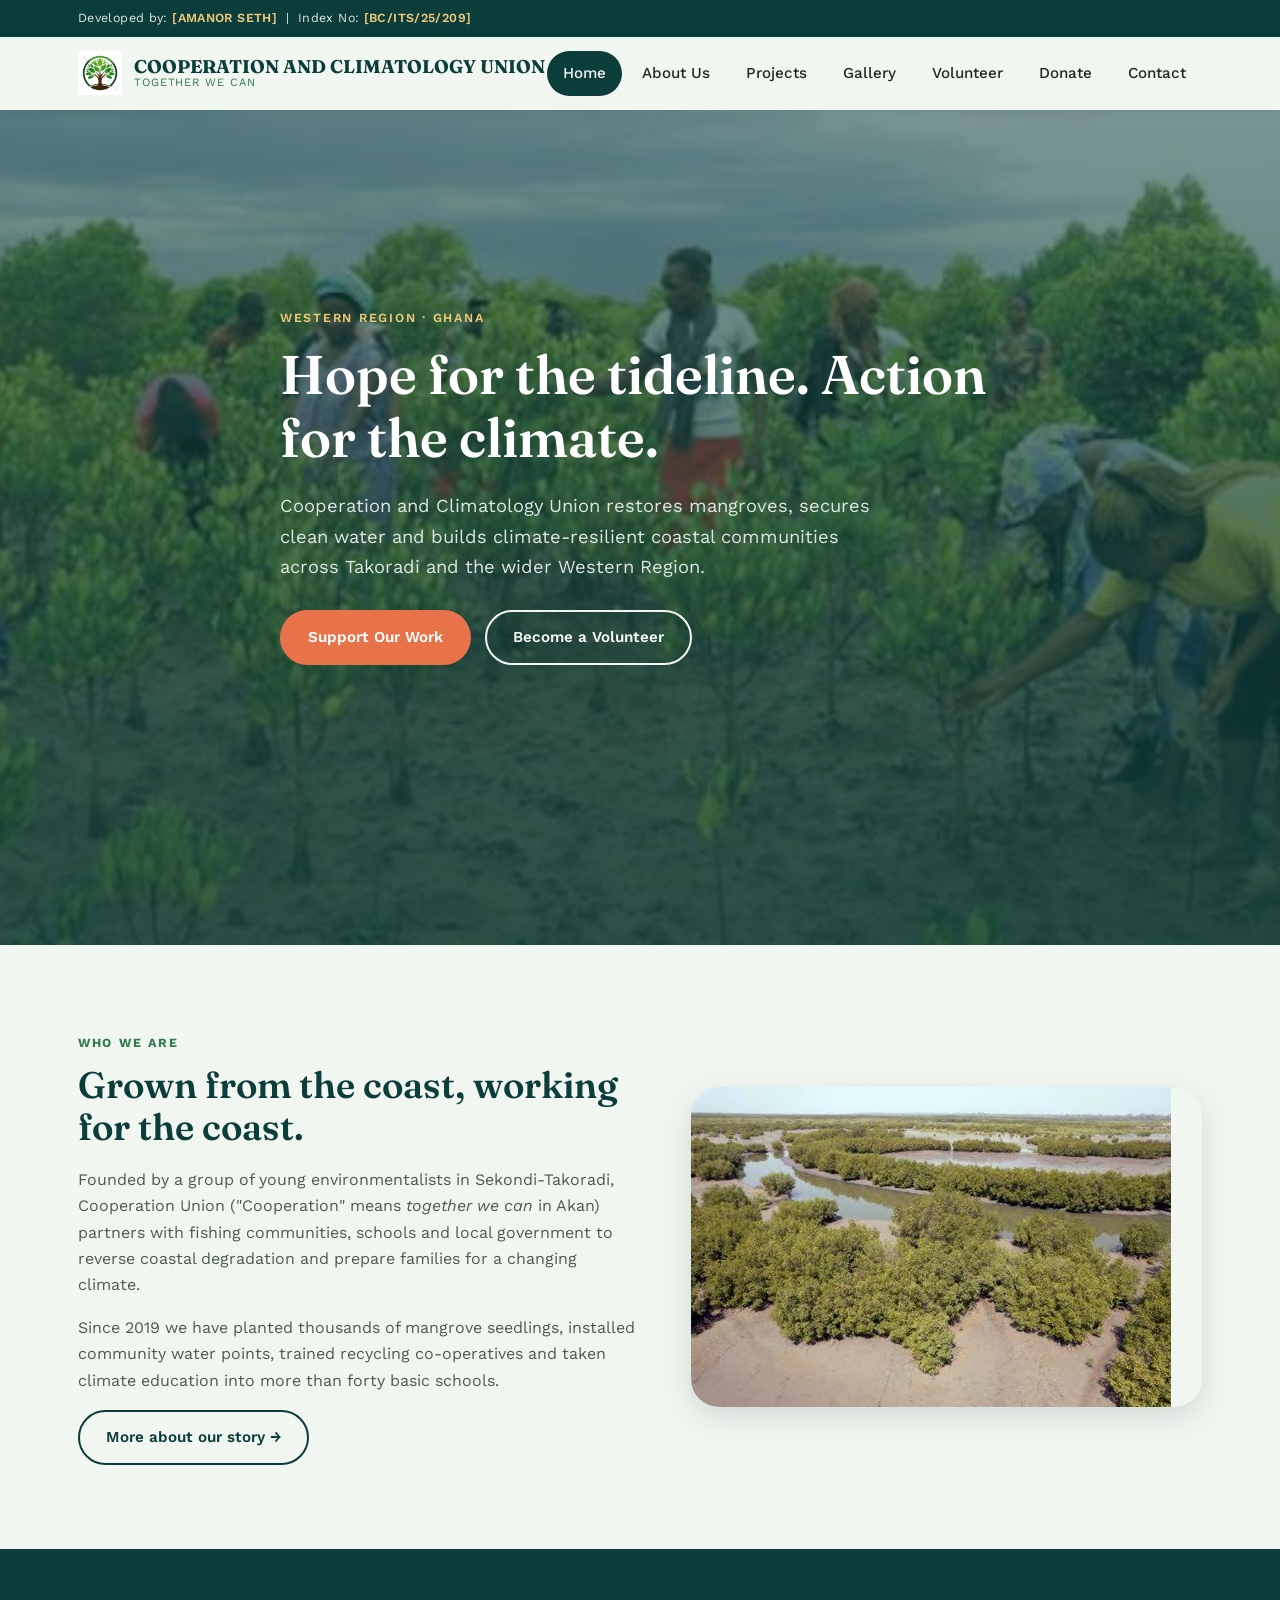
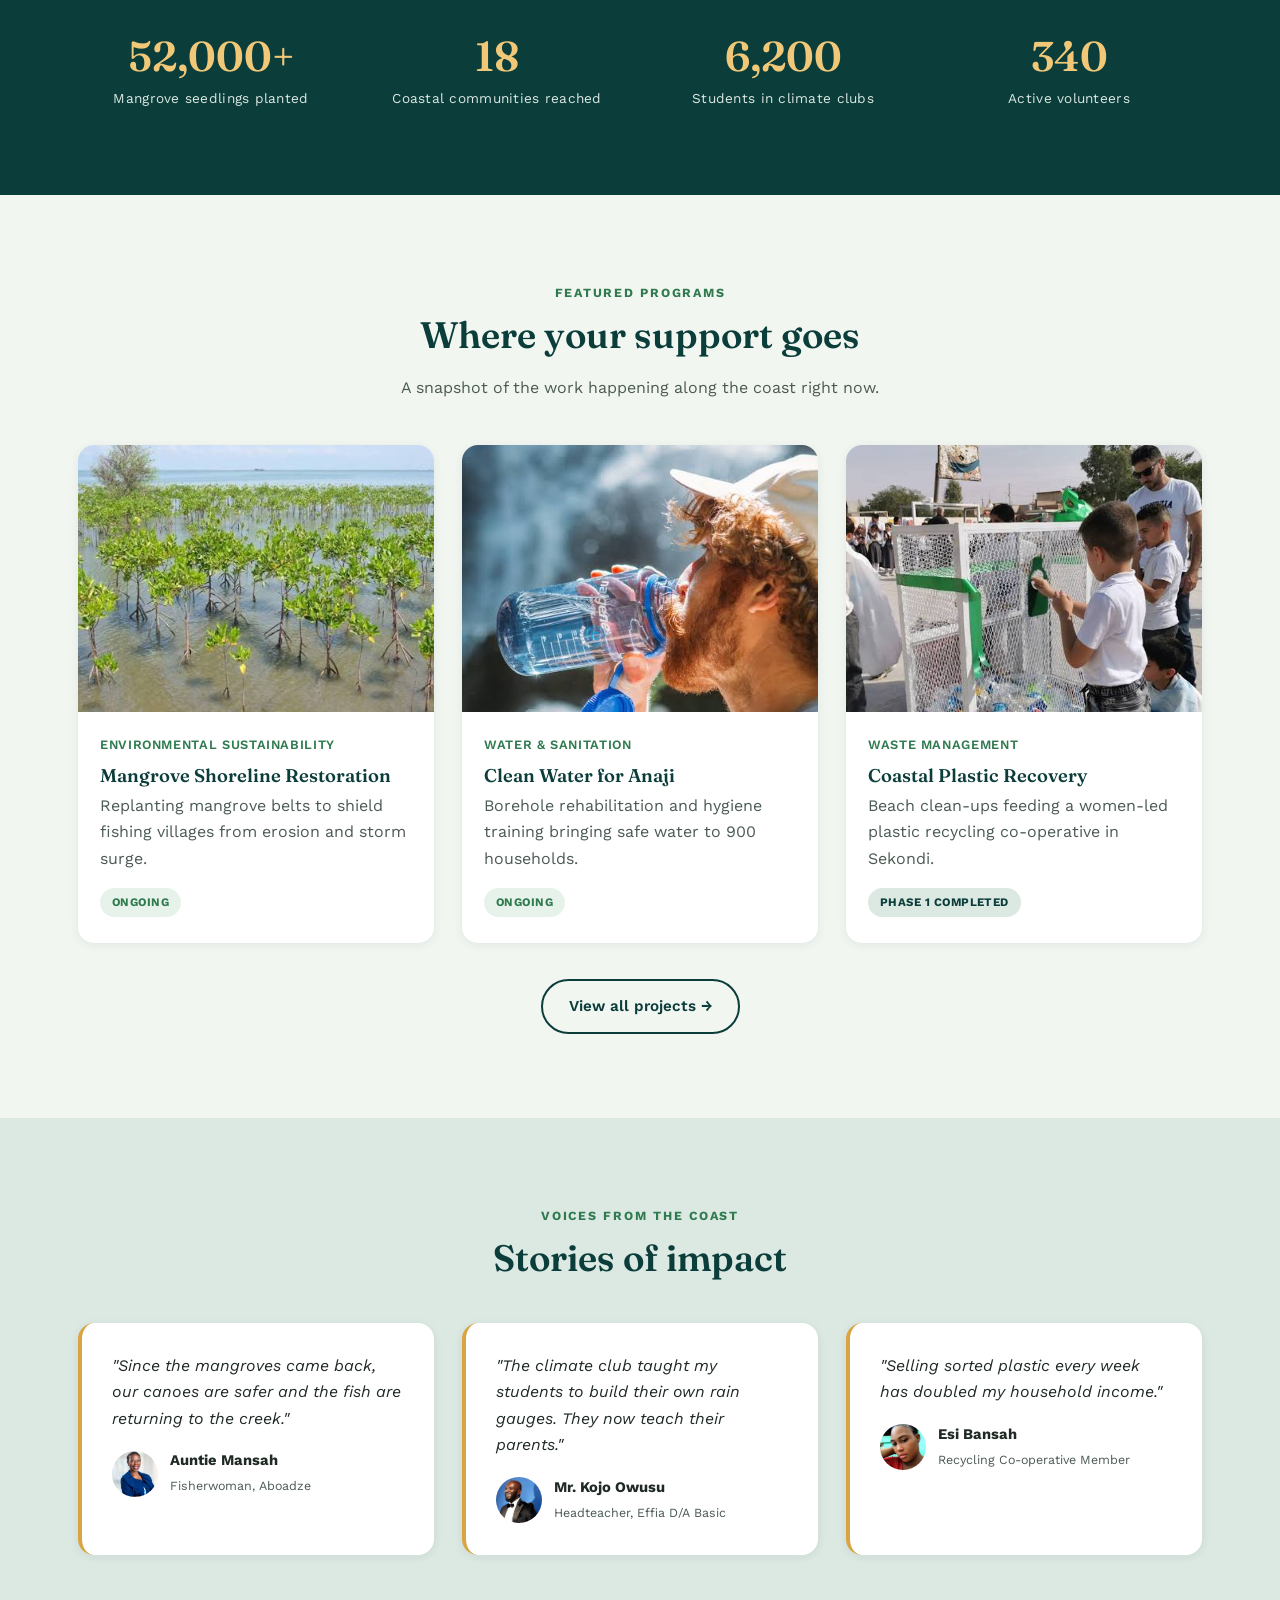
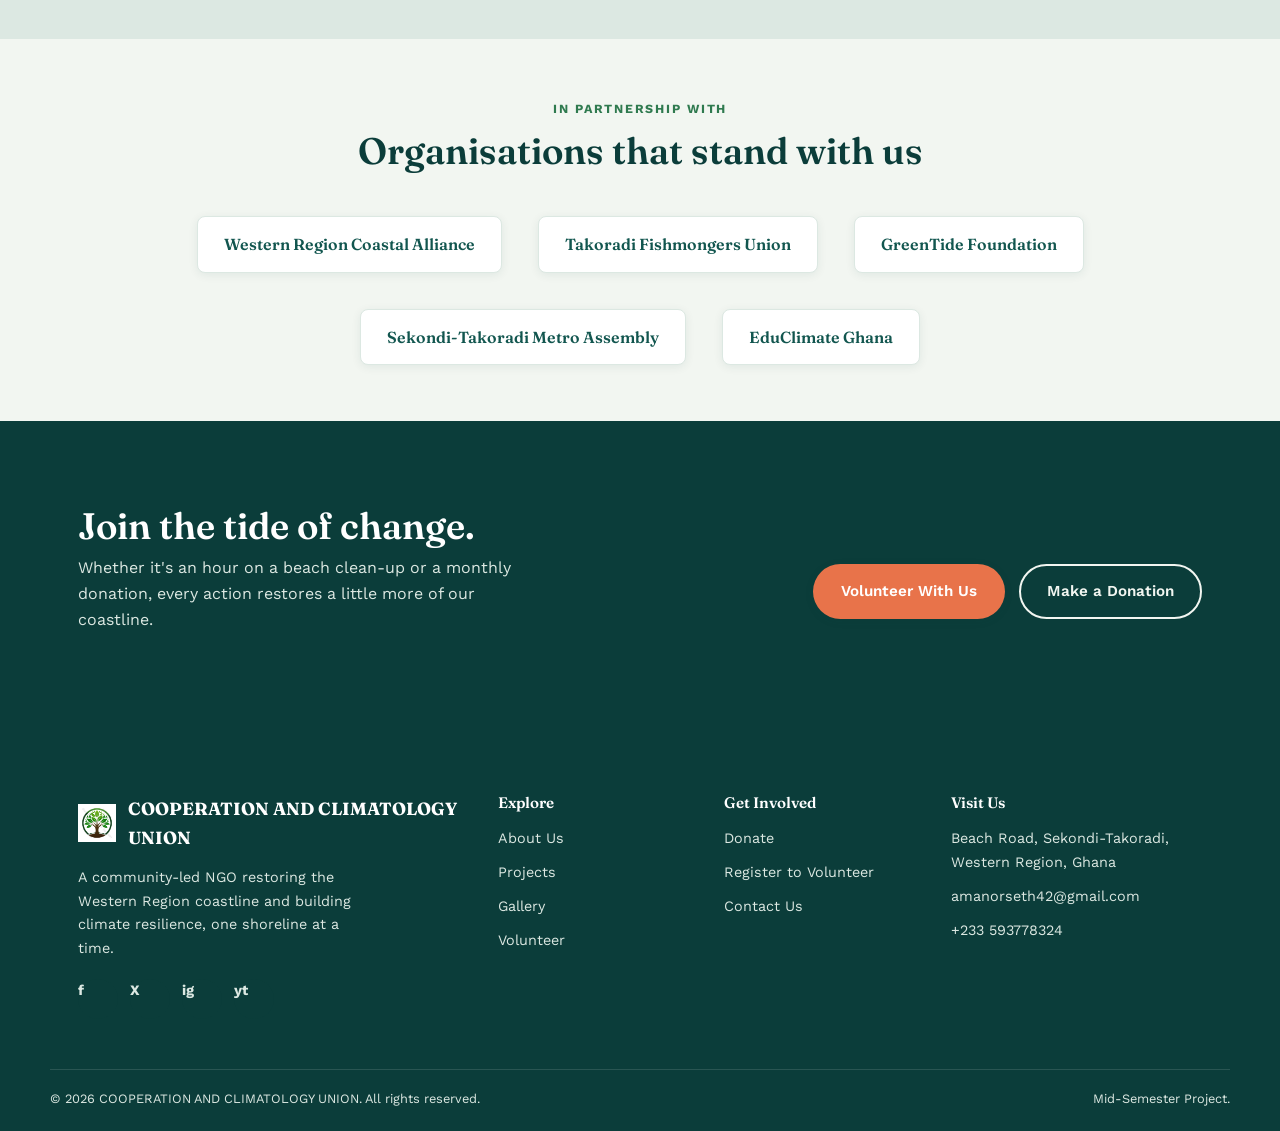
<file: index.html>
<!DOCTYPE html>
<html lang="en">
<head>
<meta charset="UTF-8">
<meta name="viewport" content="width=device-width, initial-scale=1.0">
<title>COOPERATION AND CLIMATOLOGY UNION | Coastal &amp; Climate NGO, Western Region Ghana</title>
<meta name="description" content="COOPERATION AND CLIMATOLOGY UNION protects Ghana's coastline through mangrove restoration, clean water, waste management and climate education.">
<link rel="icon" href="tree.jpg" type="image/svg+xml">
<link rel="stylesheet" href="css/style.css">
</head>
<body>

<div class="utility-bar">
  <div class="container">

    <span>Developed by: <strong>[AMANOR SETH]</strong> &nbsp;|&nbsp; Index No: <strong>[BC/ITS/25/209]</strong></span>
  </div>
</div>

<header class="site-header">
  <div class="container">
    <a class="brand" href="index.html">
      <img src="tree.jpg" alt="COOPERATION AND CLIMATOLOGY UNION logo" width="44" height="44">
      <span class="brand-text">
        <span class="brand-name">COOPERATION AND CLIMATOLOGY UNION</span>
        <span class="brand-tag">TOGETHER WE CAN</span>
      </span>
    </a>
    <input type="checkbox" id="nav-toggle">
    <label for="nav-toggle" class="nav-toggle-label" aria-label="Toggle navigation menu">&#9776;</label>
    <nav class="main-nav" aria-label="Primary">
      <ul>
        <li><a href="index.html" aria-current="page">Home</a></li>
        <li><a href="about.html">About Us</a></li>
        <li><a href="projects.html">Projects</a></li>
        <li><a href="gallery.html">Gallery</a></li>
        <li><a href="volunteer.html">Volunteer</a></li>
        <li><a href="donate.html">Donate</a></li>
        <li><a href="contact.html">Contact</a></li>
      </ul>
    </nav>
  </div>
</header>

<main>

  <!-- HERO -->
  <section class="hero">
    <div class="hero-media">
      <img src="mangrove.jpg" alt="Illustrated coastline of the Western Region with mangroves and tide">
    </div>
    <div class="container hero-inner">
      <span class="eyebrow">Western Region &middot; Ghana</span>
      <h1>Hope for the tideline. Action for the climate.</h1>
      <p class="lede">Cooperation and Climatology Union restores mangroves, secures clean water and builds climate-resilient coastal communities across Takoradi and the wider Western Region.</p>
      <div class="hero-ctas">
        <a href="donate.html" class="btn btn-primary">Support Our Work</a>
        <a href="volunteer.html" class="btn btn-outline">Become a Volunteer</a>
      </div>
    </div>
    <div class="wave-divider">
      <svg viewBox="0 0 1200 70" preserveAspectRatio="none"><path d="M0,40 C200,80 400,0 600,30 C800,60 1000,10 1200,40 L1200,70 L0,70 Z" fill="#F2F6F1"/></svg>
    </div>
  </section>

  <!-- INTRO -->
  <section>
    <div class="container two-col">
      <div>
        <span class="kicker">Who we are</span>
        <h2>Grown from the coast, working for the coast.</h2>
        <p>Founded by a group of young environmentalists in Sekondi-Takoradi, Cooperation Union ("Cooperation" means <em>together we can</em> in Akan) partners with fishing communities, schools and local government to reverse coastal degradation and prepare families for a changing climate.</p>
        <p>Since 2019 we have planted thousands of mangrove seedlings, installed community water points, trained recycling co-operatives and taken climate education into more than forty basic schools.</p>
        <a href="about.html" class="btn btn-ghost">More about our story &rarr;</a>
      </div>
      <div class="img-frame">
        <img src="Mangrove Along.jpg" alt="Mangrove replanting scene along the Western Region coastline">
      </div>
    </div>
  </section>

  <!-- STATS -->
  <section class="section-deep">
    <div class="container">
      <div class="stats-bar">
        <div class="stat"><h3>52,000+</h3><span>Mangrove seedlings planted</span></div>
        <div class="stat"><h3>18</h3><span>Coastal communities reached</span></div>
        <div class="stat"><h3>6,200</h3><span>Students in climate clubs</span></div>
        <div class="stat"><h3>340</h3><span>Active volunteers</span></div>
      </div>
    </div>
  </section>

  <!-- FEATURED PROJECTS -->
  <section>
    <div class="container">
      <div class="section-head center">
        <span class="kicker">Featured programs</span>
        <h2>Where your support goes</h2>
        <p>A snapshot of the work happening along the coast right now.</p>
      </div>
      <div class="grid grid-3">
        <article class="card">
          <img src="Mangrove restoration.jpg" alt="Mangrove restoration project illustration">
          <div class="card-body">
            <span class="card-meta">Environmental Sustainability</span>
            <h3>Mangrove Shoreline Restoration</h3>
            <p>Replanting mangrove belts to shield fishing villages from erosion and storm surge.</p>
            <span class="status-pill status-ongoing">Ongoing</span>
          </div>
        </article>
        <article class="card">
          <img src="Clean.jpg" alt="Clean water access project illustration">
          <div class="card-body">
            <span class="card-meta">Water &amp; Sanitation</span>
            <h3>Clean Water for Anaji</h3>
            <p>Borehole rehabilitation and hygiene training bringing safe water to 900 households.</p>
            <span class="status-pill status-ongoing">Ongoing</span>
          </div>
        </article>
        <article class="card">
          <img src="recycling.jpg" alt="Plastic waste recycling project illustration">
          <div class="card-body">
            <span class="card-meta">Waste Management</span>
            <h3>Coastal Plastic Recovery</h3>
            <p>Beach clean-ups feeding a women-led plastic recycling co-operative in Sekondi.</p>
            <span class="status-pill status-completed">Phase 1 Completed</span>
          </div>
        </article>
      </div>
      <div style="text-align:center; margin-top:36px;">
        <a href="projects.html" class="btn btn-ghost">View all projects &rarr;</a>
      </div>
    </div>
  </section>

  <!-- TESTIMONIALS -->
  <section class="section-alt">
    <div class="container">
      <div class="section-head center">
        <span class="kicker">Voices from the coast</span>
        <h2>Stories of impact</h2>
      </div>
      <div class="grid grid-3">
        <div class="testimonial">
          <p>"Since the mangroves came back, our canoes are safer and the fish are returning to the creek."</p>
          <div class="testimonial-author">
            <img src="AUNTIE MANSAH.jpg" alt="Portrait of Auntie Mansah">
            <div><strong>Auntie Mansah</strong><span>Fisherwoman, Aboadze</span></div>
          </div>
        </div>
        <div class="testimonial">
          <p>"The climate club taught my students to build their own rain gauges. They now teach their parents."</p>
          <div class="testimonial-author">
            <img src="Mr. Kojo.jpg" alt="Portrait of Mr. Kojo Owusu">
            <div><strong>Mr. Kojo Owusu</strong><span>Headteacher, Effia D/A Basic</span></div>
          </div>
        </div>
        <div class="testimonial">
          <p>"Selling sorted plastic every week has doubled my household income."</p>
          <div class="testimonial-author">
            <img src="Effiah.jpeg" alt="Portrait of Effiah">
            <div><strong>Esi Bansah</strong><span>Recycling Co-operative Member</span></div>
          </div>
        </div>
      </div>
    </div>
  </section>

  <!-- PARTNERS -->
  <section class="section-tight">
    <div class="container">
      <div class="section-head center">
        <span class="kicker">In partnership with</span>
        <h2>Organisations that stand with us</h2>
      </div>
      <div class="partners-row">
        <span class="partner-chip">Western Region Coastal Alliance</span>
        <span class="partner-chip">Takoradi Fishmongers Union</span>
        <span class="partner-chip">GreenTide Foundation</span>
        <span class="partner-chip">Sekondi-Takoradi Metro Assembly</span>
        <span class="partner-chip">EduClimate Ghana</span>
      </div>
    </div>
  </section>

  <!-- CTA -->
  <section class="section-deep">
    <div class="container flex flex-between flex-center flex-wrap">
      <div>
        <h2 style="margin-bottom:.2em;">Join the tide of change.</h2>
        <p style="max-width:46ch;">Whether it's an hour on a beach clean-up or a monthly donation, every action restores a little more of our coastline.</p>
      </div>
      <div class="hero-ctas">
        <a href="volunteer.html" class="btn btn-primary">Volunteer With Us</a>
        <a href="donate.html" class="btn btn-outline">Make a Donation</a>
      </div>
    </div>
  </section>

</main>

<footer class="site-footer">
  <div class="container footer-grid">
    <div>
      <div class="footer-brand">
        <img src="tree.jpg" alt="COOPERATION AND CLIMATOLOGY UNION logo" width="38" height="38">
        <span class="brand-name">COOPERATION AND CLIMATOLOGY UNION</span>
      </div>
      <p style="color:var(--mist); font-size:.9rem; max-width:32ch;">A community-led NGO restoring the Western Region coastline and building climate resilience, one shoreline at a time.</p>
      <div class="social-links">
        <a href="#" aria-label="Facebook">f</a>
        <a href="#" aria-label="Twitter / X">X</a>
        <a href="#" aria-label="Instagram">ig</a>
        <a href="#" aria-label="YouTube">yt</a>
      </div>
    </div>
    <div>
      <h4>Explore</h4>
      <a href="about.html">About Us</a>
      <a href="projects.html">Projects</a>
      <a href="gallery.html">Gallery</a>
      <a href="volunteer.html">Volunteer</a>
    </div>
    <div>
      <h4>Get Involved</h4>
      <a href="donate.html">Donate</a>
      <a href="volunteer.html">Register to Volunteer</a>
      <a href="contact.html">Contact Us</a>
    </div>
    <div>
      <h4>Visit Us</h4>
      <a href="contact.html">Beach Road, Sekondi-Takoradi, Western Region, Ghana</a>
      <a href="amanorseth42@gmail.com">amanorseth42@gmail.com</a>
      <a href="tel:+233593778324">+233 593778324</a>
    </div>
  </div>
  <div class="container footer-bottom">
    <span>&copy; 2026 COOPERATION AND CLIMATOLOGY UNION. All rights reserved.</span>
    <span>  Mid-Semester Project.</span>
  </div>
</footer>

</body>
</html>
</file>
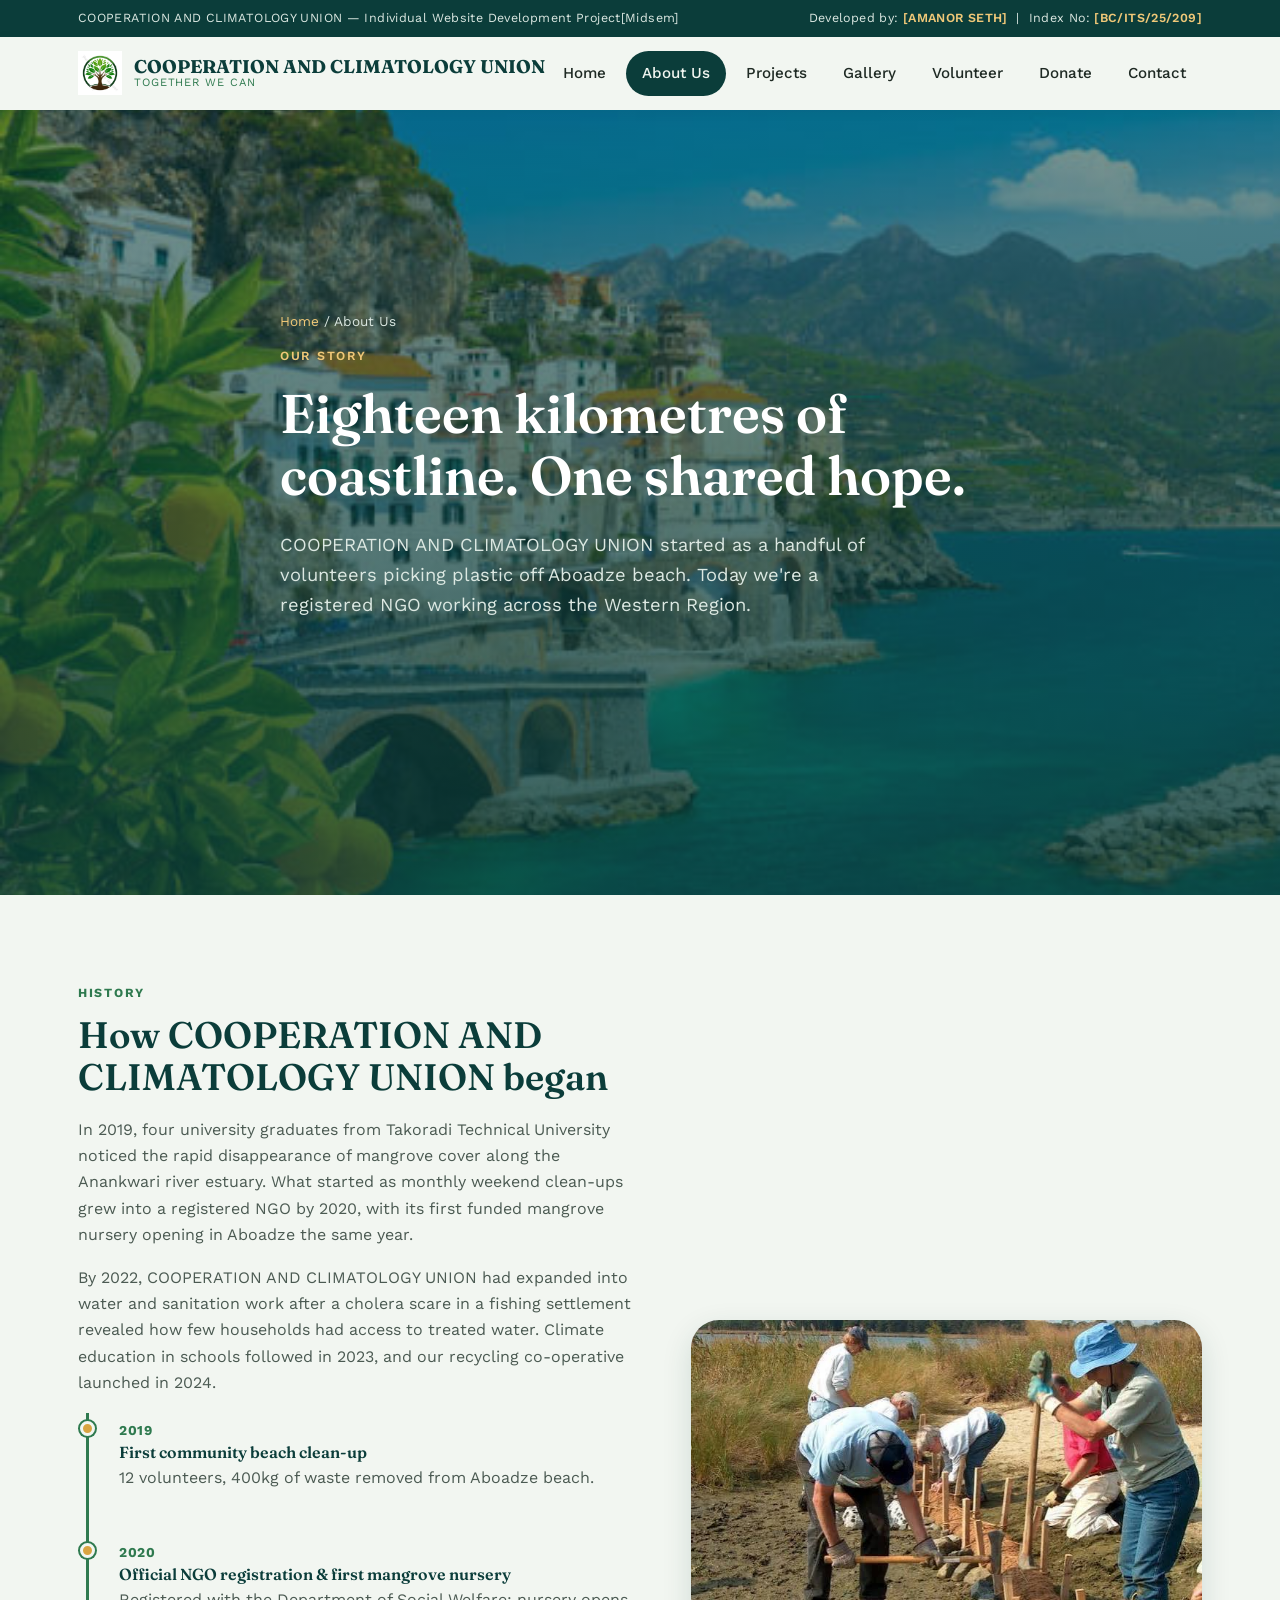
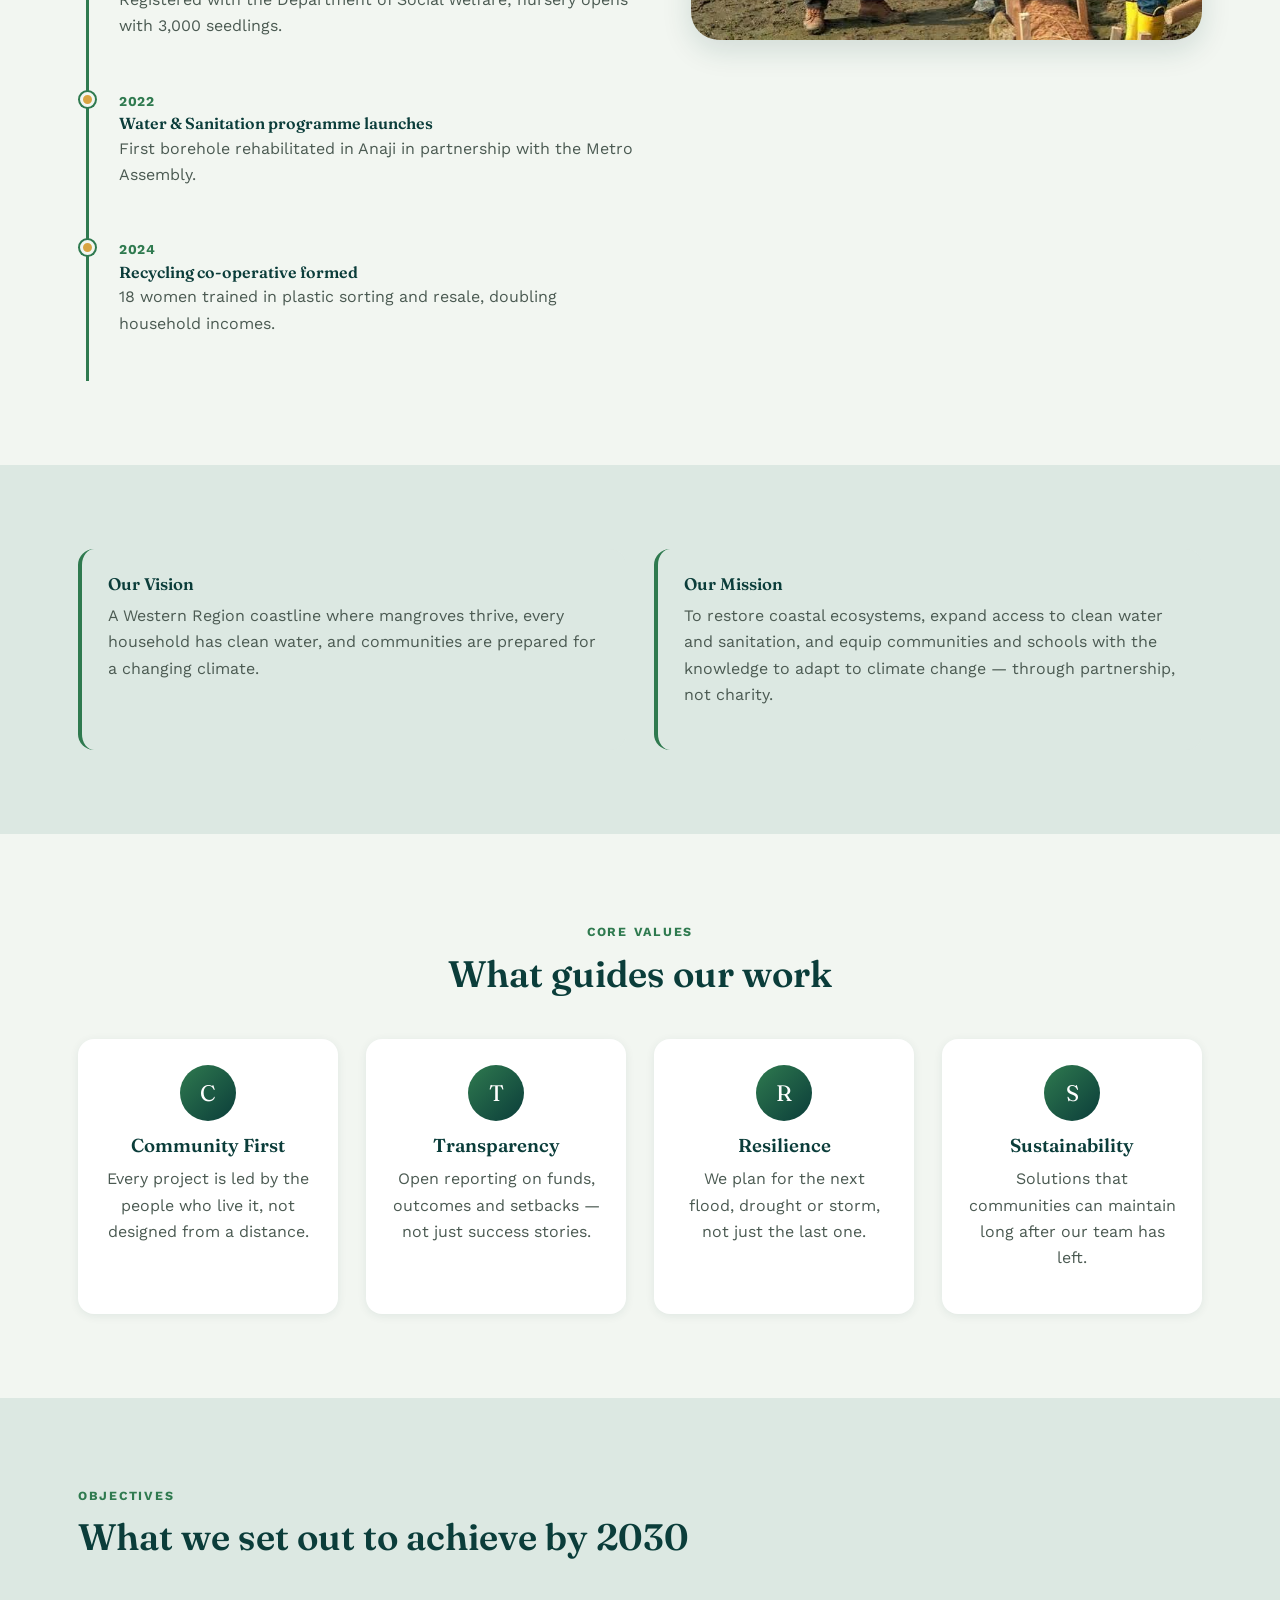
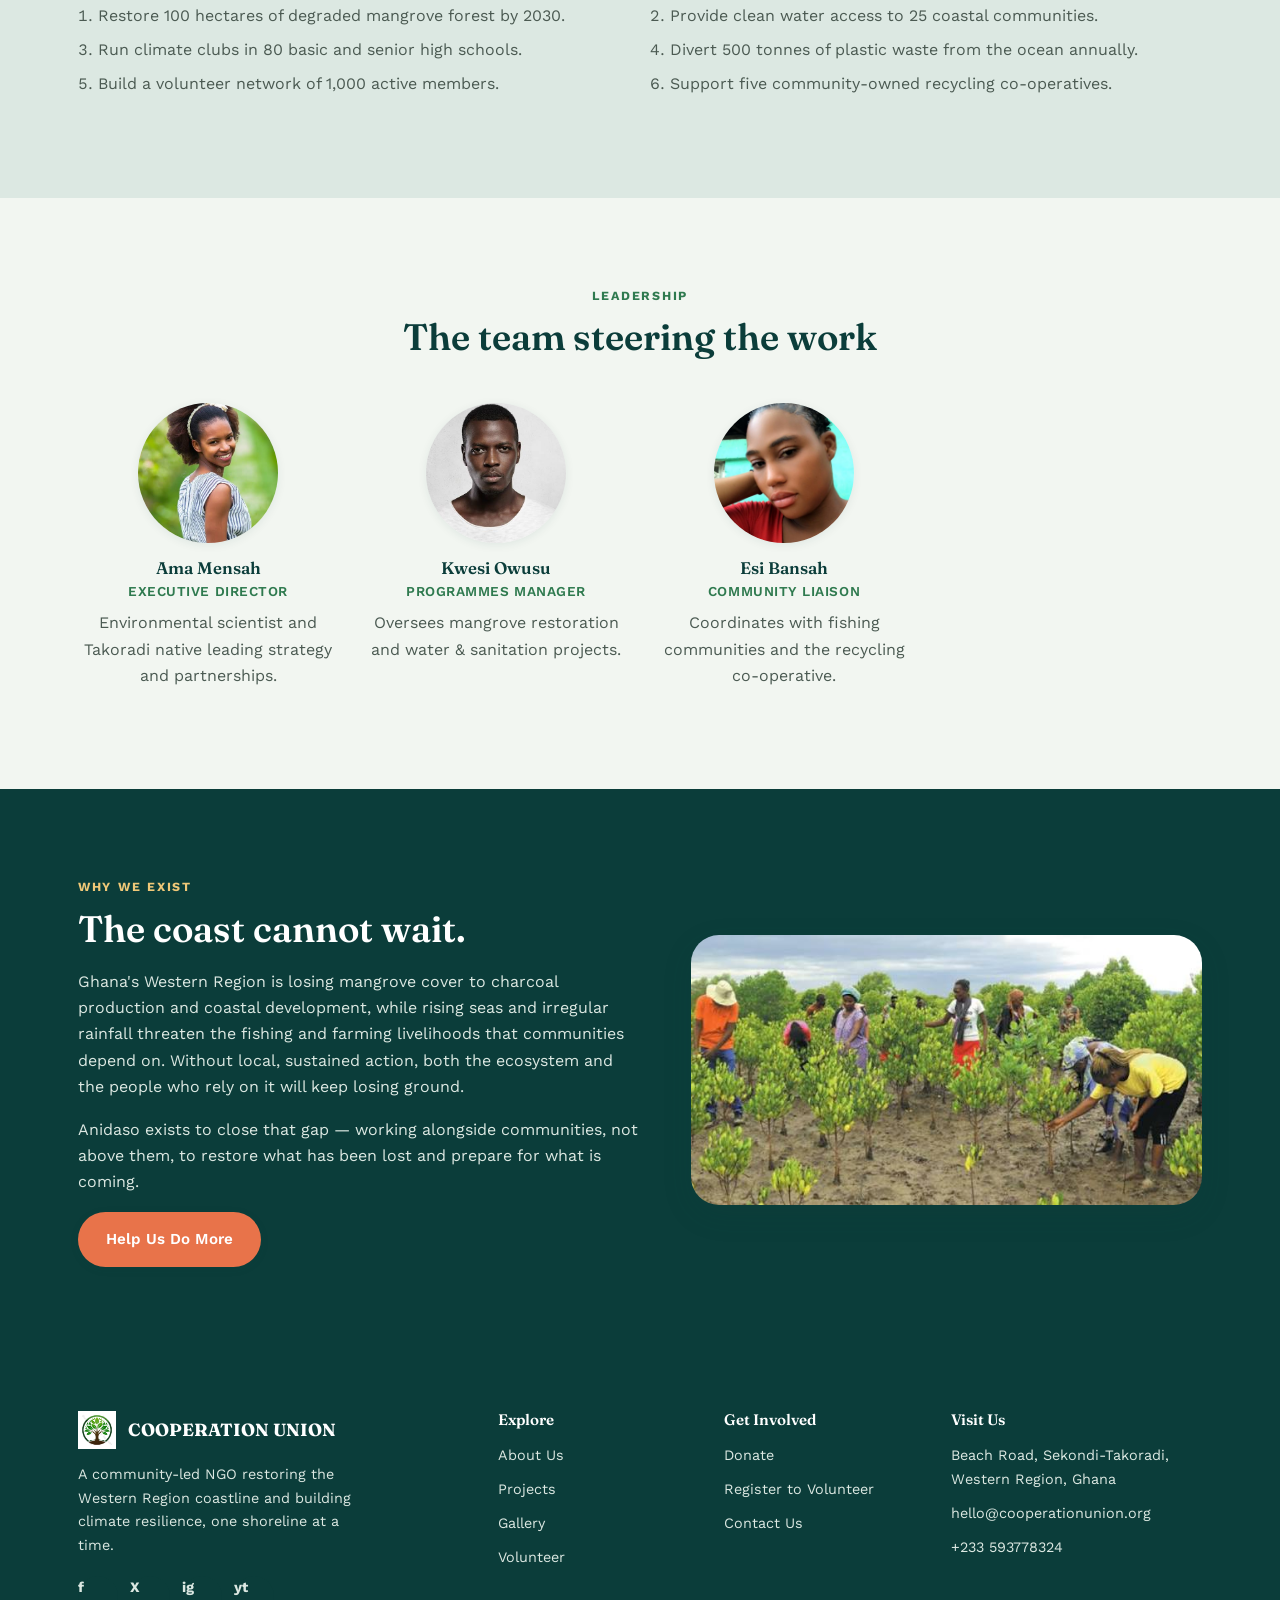
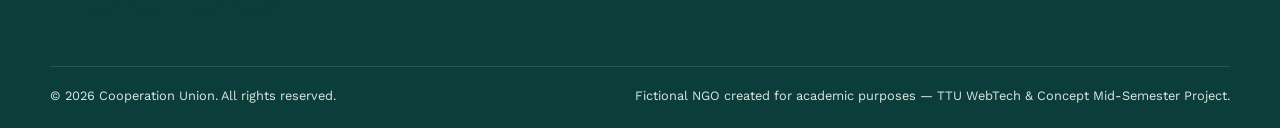
<file: about.html>
<!DOCTYPE html>
<html lang="en">
<head>
<meta charset="UTF-8">
<meta name="viewport" content="width=device-width, initial-scale=1.0">
<title>About Us| COOPERATION AND CLIMATOLOGY UNION</title>
<meta name="description" content="Learn the history, vision, mission and core values of COOPERATION AND CLIMATOLOGY UNION.">
<link rel="icon" href="tree.jpg" type="image/svg+xml">
<link rel="stylesheet" href="css/style.css">
</head>
<body>

<div class="utility-bar">
  <div class="container">
    <span>COOPERATION AND CLIMATOLOGY UNION &mdash; Individual Website Development Project[Midsem]</span>
    <span>Developed by: <strong>[AMANOR SETH]</strong> &nbsp;|&nbsp; Index No: <strong>[BC/ITS/25/209]</strong></span>
  </div>
</div>

<header class="site-header">
  <div class="container">
    <a class="brand" href="index.html">
      <img src="tree.jpg" alt="COOPERATION AND CLIMATOLOGY UNION logo" width="44" height="44">
      <span class="brand-text">
        <span class="brand-name">COOPERATION AND CLIMATOLOGY UNION</span>
        <span class="brand-tag">TOGETHER WE CAN</span>
      </span>
    </a>
    <input type="checkbox" id="nav-toggle">
    <label for="nav-toggle" class="nav-toggle-label" aria-label="Toggle navigation menu">&#9776;</label>
    <nav class="main-nav" aria-label="Primary">
      <ul>
        <li><a href="index.html">Home</a></li>
        <li><a href="about.html" aria-current="page">About Us</a></li>
        <li><a href="projects.html">Projects</a></li>
        <li><a href="gallery.html">Gallery</a></li>
        <li><a href="volunteer.html">Volunteer</a></li>
        <li><a href="donate.html">Donate</a></li>
        <li><a href="contact.html">Contact</a></li>
      </ul>
    </nav>
  </div>
</header>

<main>

  <section class="hero hero-page">
    <div class="hero-media"><img src="cost.jpg" alt="Coastal mangrove scene"></div>
    <div class="container hero-inner">
      <p class="breadcrumb"><a href="index.html">Home</a> / About Us</p>
      <span class="eyebrow">Our Story</span>
      <h1>Eighteen kilometres of coastline. One shared hope.</h1>
      <p class="lede">COOPERATION AND CLIMATOLOGY UNION started as a handful of volunteers picking plastic off Aboadze beach. Today we're a registered NGO working across the Western Region.</p>
    </div>
    <div class="wave-divider"><svg viewBox="0 0 1200 70" preserveAspectRatio="none"><path d="M0,40 C200,80 400,0 600,30 C800,60 1000,10 1200,40 L1200,70 L0,70 Z" fill="#F2F6F1"/></svg></div>
  </section>

  <!-- HISTORY -->
  <section>
    <div class="container two-col">
      <div>
        <span class="kicker">History</span>
        <h2>How COOPERATION AND CLIMATOLOGY UNION began</h2>
        <p>In 2019, four university graduates from Takoradi Technical University noticed the rapid disappearance of mangrove cover along the Anankwari river estuary. What started as monthly weekend clean-ups grew into a registered NGO by 2020, with its first funded mangrove nursery opening in Aboadze the same year.</p>
        <p>By 2022, COOPERATION AND CLIMATOLOGY UNION had expanded into water and sanitation work after a cholera scare in a fishing settlement revealed how few households had access to treated water. Climate education in schools followed in 2023, and our recycling co-operative launched in 2024.</p>
        <ul class="timeline">
          <li><span class="year">2019</span><h4>First community beach clean-up</h4><p>12 volunteers, 400kg of waste removed from Aboadze beach.</p></li>
          <li><span class="year">2020</span><h4>Official NGO registration &amp; first mangrove nursery</h4><p>Registered with the Department of Social Welfare; nursery opens with 3,000 seedlings.</p></li>
          <li><span class="year">2022</span><h4>Water &amp; Sanitation programme launches</h4><p>First borehole rehabilitated in Anaji in partnership with the Metro Assembly.</p></li>
          <li><span class="year">2024</span><h4>Recycling co-operative formed</h4><p>18 women trained in plastic sorting and resale, doubling household incomes.</p></li>
        </ul>
      </div>
      <div class="img-frame">
        <img src="Shoreline.jpg" alt="Early volunteers restoring the shoreline">
      </div>
    </div>
  </section>

  <!-- VISION / MISSION -->
  <section class="section-alt">
    <div class="container grid grid-2">
      <div class="aside-box">
        <h3>Our Vision</h3>
        <p>A Western Region coastline where mangroves thrive, every household has clean water, and communities are prepared for a changing climate.</p>
      </div>
      <div class="aside-box">
        <h3>Our Mission</h3>
        <p>To restore coastal ecosystems, expand access to clean water and sanitation, and equip communities and schools with the knowledge to adapt to climate change &mdash; through partnership, not charity.</p>
      </div>
    </div>
  </section>

  <!-- CORE VALUES -->
  <section>
    <div class="container">
      <div class="section-head center">
        <span class="kicker">Core Values</span>
        <h2>What guides our work</h2>
      </div>
      <div class="grid grid-4">
        <div class="value-card"><div class="value-icon">C</div><h3>Community First</h3><p>Every project is led by the people who live it, not designed from a distance.</p></div>
        <div class="value-card"><div class="value-icon">T</div><h3>Transparency</h3><p>Open reporting on funds, outcomes and setbacks &mdash; not just success stories.</p></div>
        <div class="value-card"><div class="value-icon">R</div><h3>Resilience</h3><p>We plan for the next flood, drought or storm, not just the last one.</p></div>
        <div class="value-card"><div class="value-icon">S</div><h3>Sustainability</h3><p>Solutions that communities can maintain long after our team has left.</p></div>
      </div>
    </div>
  </section>

  <!-- OBJECTIVES -->
  <section class="section-alt">
    <div class="container">
      <div class="section-head">
        <span class="kicker">Objectives</span>
        <h2>What we set out to achieve by 2030</h2>
      </div>
      <ol style="color:var(--ink-soft); padding-left:20px; display:grid; grid-template-columns:1fr 1fr; gap:8px 40px;">
        <li>Restore 100 hectares of degraded mangrove forest by 2030.</li>
        <li>Provide clean water access to 25 coastal communities.</li>
        <li>Run climate clubs in 80 basic and senior high schools.</li>
        <li>Divert 500 tonnes of plastic waste from the ocean annually.</li>
        <li>Build a volunteer network of 1,000 active members.</li>
        <li>Support five community-owned recycling co-operatives.</li>
      </ol>
    </div>
  </section>

  <!-- LEADERSHIP -->
  <section>
    <div class="container">
      <div class="section-head center">
        <span class="kicker">Leadership</span>
        <h2>The team steering the work</h2>
      </div>
      <div class="grid grid-4">
        <div class="team-card">
          <img src="portrait.jpg" alt="Portrait of Ama Mensah">
          <h3>Ama Mensah</h3>
          <span class="role">Executive Director</span>
          <p>Environmental scientist and Takoradi native leading strategy and partnerships.</p>
        </div>
        <div class="team-card">
          <img src="African.jpg" alt="Portrait of Kwesi Owusu">
          <h3>Kwesi Owusu</h3>
          <span class="role">Programmes Manager</span>
          <p>Oversees mangrove restoration and water &amp; sanitation projects.</p>
        </div>
        <div class="team-card">
          <img src="Effiah.jpeg" alt="Portrait of Effiah">
          <h3>Esi Bansah</h3>
          <span class="role">Community Liaison</span>
          <p>Coordinates with fishing communities and the recycling co-operative.</p>
        </div>
      </div>
    </div>
  </section>

  <!-- WHY WE EXIST -->
  <section class="section-deep">
    <div class="container two-col">
      <div>
        <span class="kicker">Why we exist</span>
        <h2>The coast cannot wait.</h2>
        <p>Ghana's Western Region is losing mangrove cover to charcoal production and coastal development, while rising seas and irregular rainfall threaten the fishing and farming livelihoods that communities depend on. Without local, sustained action, both the ecosystem and the people who rely on it will keep losing ground.</p>
        <p>Anidaso exists to close that gap &mdash; working alongside communities, not above them, to restore what has been lost and prepare for what is coming.</p>
        <a href="donate.html" class="btn btn-primary">Help Us Do More</a>
      </div>
      <div class="img-frame">
        <img src="mangrove.jpg" alt="Community members planting mangrove seedlings at sunset">
      </div>
    </div>
  </section>

</main>

<footer class="site-footer">
  <div class="container footer-grid">
    <div>
      <div class="footer-brand">
        <img src="tree.jpg" alt="Cooperation Union logo" width="38" height="38">
        <span class="brand-name">COOPERATION UNION</span>
      </div>
      <p style="color:var(--mist); font-size:.9rem; max-width:32ch;">A community-led NGO restoring the Western Region coastline and building climate resilience, one shoreline at a time.</p>
      <div class="social-links">
        <a href="#" aria-label="Facebook">f</a>
        <a href="#" aria-label="Twitter / X">X</a>
        <a href="#" aria-label="Instagram">ig</a>
        <a href="#" aria-label="YouTube">yt</a>
      </div>
    </div>
    <div>
      <h4>Explore</h4>
      <a href="about.html">About Us</a>
      <a href="projects.html">Projects</a>
      <a href="gallery.html">Gallery</a>
      <a href="volunteer.html">Volunteer</a>
    </div>
    <div>
      <h4>Get Involved</h4>
      <a href="donate.html">Donate</a>
      <a href="volunteer.html">Register to Volunteer</a>
      <a href="contact.html">Contact Us</a>
    </div>
    <div>
      <h4>Visit Us</h4>
      <a href="contact.html">Beach Road, Sekondi-Takoradi, Western Region, Ghana</a>
      <a href="amanorseth42@gmail.com">hello@cooperationunion.org</a>
      <a href="tel:+233593778324">+233 593778324</a>
    </div>
  </div>
  <div class="container footer-bottom">
    <span>&copy; 2026 Cooperation Union. All rights reserved.</span>
    <span>Fictional NGO created for academic purposes &mdash; TTU WebTech &amp; Concept Mid-Semester Project.</span>
  </div>
</footer>

</body>
</html>
</file>
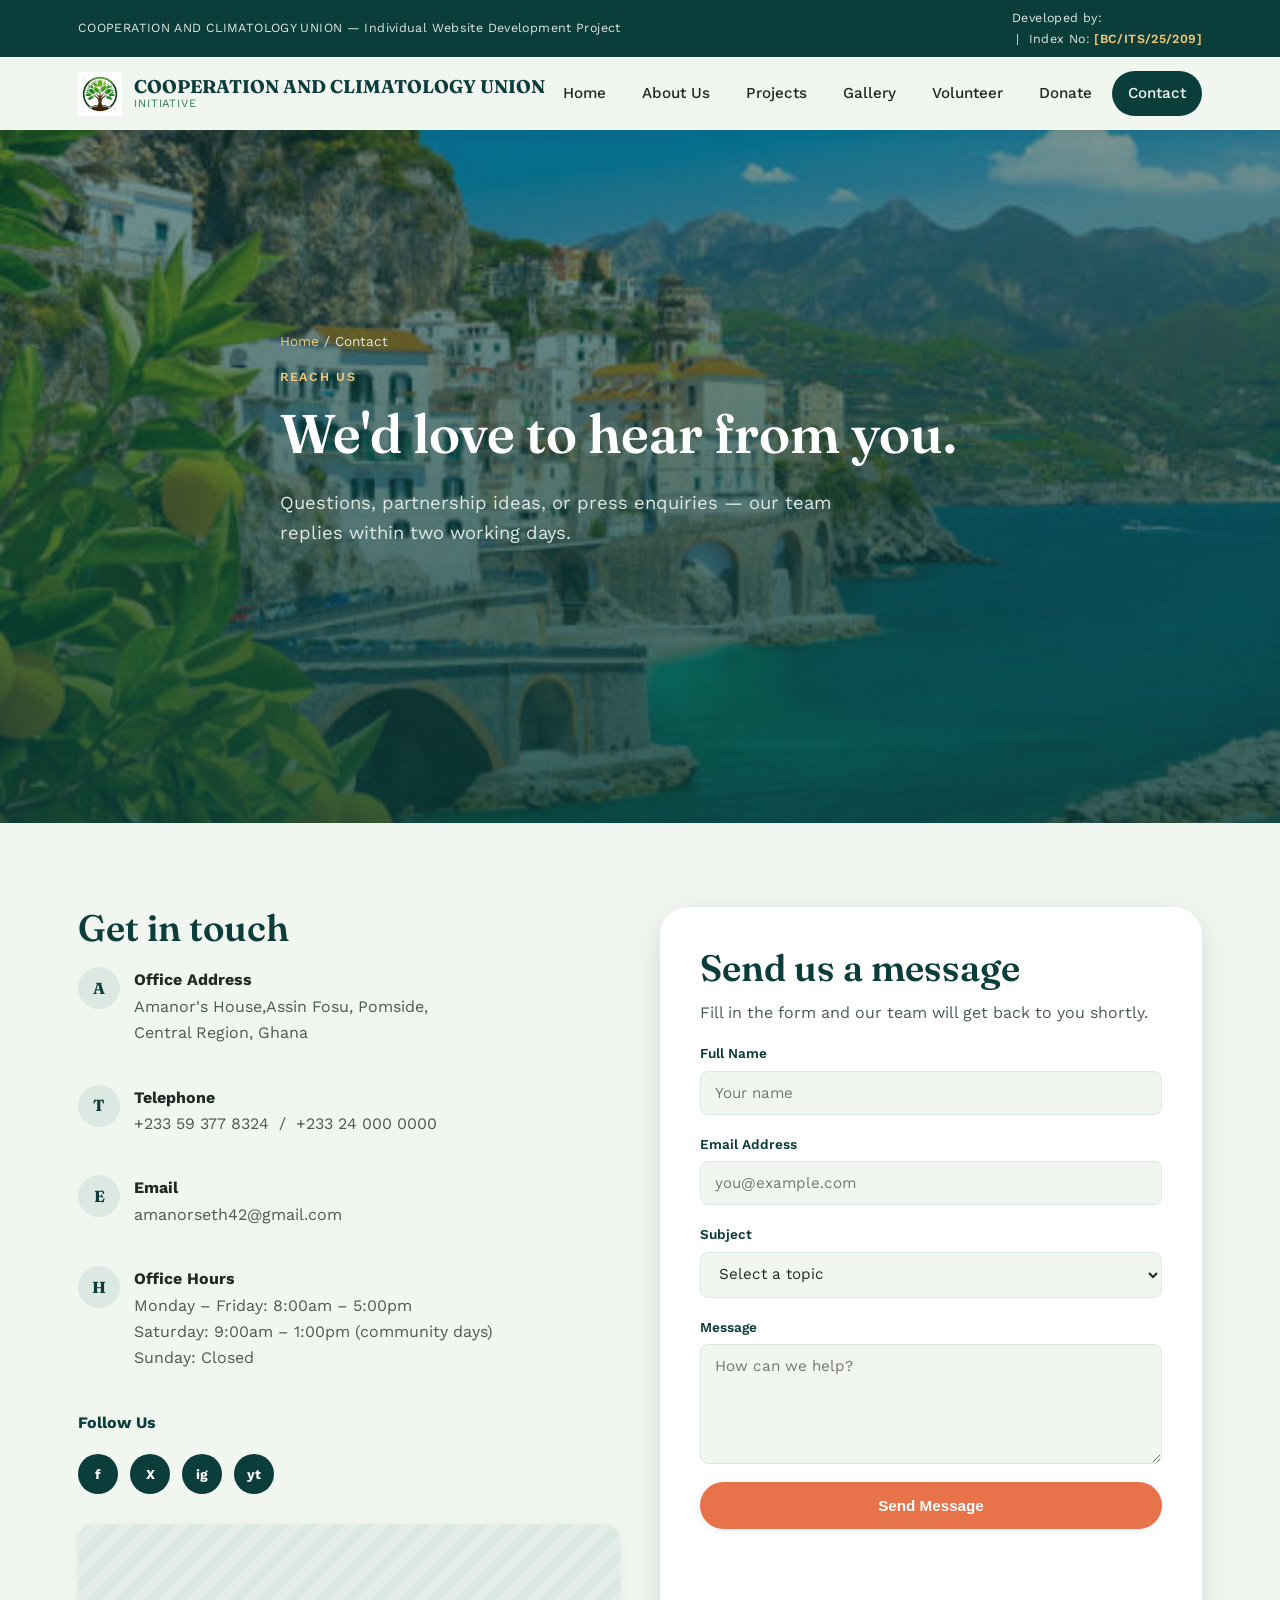
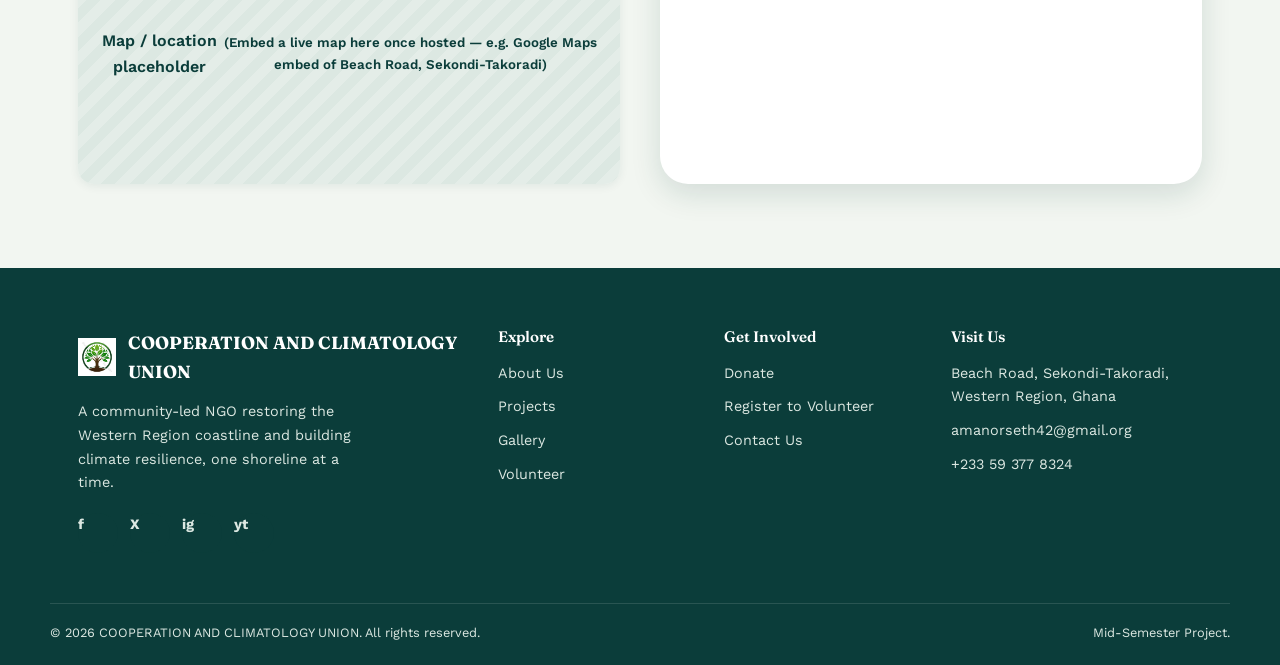
<file: contact.html>
<!DOCTYPE html>
<html lang="en">
<head>
<meta charset="UTF-8">
<meta name="viewport" content="width=device-width, initial-scale=1.0">
<title>Contact Us | COOPERATION AND CLIMATOLOGY UNION</title>
<meta name="description" content="Get in touch with COOPERATION AND CLIMATOLOGY UNION — office address, phone, email, hours and contact form.">
<link rel="icon" href="images/logo.svg" type="image/svg+xml">
<link rel="stylesheet" href="css/style.css">
</head>
<body>

<div class="utility-bar">
  <div class="container">
    <span>COOPERATION AND CLIMATOLOGY UNION &mdash; Individual Website Development Project</span>
    <span>Developed by: <strong><div AMANOR SETH></div></strong> &nbsp;|&nbsp; Index No: <strong>[BC/ITS/25/209]</strong></span>
  </div>
</div>

<header class="site-header">
  <div class="container">
    <a class="brand" href="index.html">
      <img src="tree.jpg" alt="COOPERATION AND CLIMATOLOGY UNION logo" width="44" height="44">
      <span class="brand-text">
        <span class="brand-name">COOPERATION AND CLIMATOLOGY UNION</span>
        <span class="brand-tag">Initiative</span>
      </span>
    </a>
    <input type="checkbox" id="nav-toggle">
    <label for="nav-toggle" class="nav-toggle-label" aria-label="Toggle navigation menu">&#9776;</label>
    <nav class="main-nav" aria-label="Primary">
      <ul>
        <li><a href="index.html">Home</a></li>
        <li><a href="about.html">About Us</a></li>
        <li><a href="projects.html">Projects</a></li>
        <li><a href="gallery.html">Gallery</a></li>
        <li><a href="volunteer.html">Volunteer</a></li>
        <li><a href="donate.html">Donate</a></li>
        <li><a href="contact.html" aria-current="page">Contact</a></li>
      </ul>
    </nav>
  </div>
</header>

<main>

  <section class="hero hero-page">
    <div class="hero-media"><img src="cost.jpg" alt="Coastal office view"></div>
    <div class="container hero-inner">
      <p class="breadcrumb"><a href="index.html">Home</a> / Contact</p>
      <span class="eyebrow">Reach Us</span>
      <h1>We'd love to hear from you.</h1>
      <p class="lede">Questions, partnership ideas, or press enquiries &mdash; our team replies within two working days.</p>
    </div>
    <div class="wave-divider"><svg viewBox="0 0 1200 70" preserveAspectRatio="none"><path d="M0,40 C200,80 400,0 600,30 C800,60 1000,10 1200,40 L1200,70 L0,70 Z" fill="#F2F6F1"/></svg></div>
  </section>

  <section>
    <div class="container contact-grid">

      <!-- CONTACT DETAILS -->
      <div>
        <h2>Get in touch</h2>

        <div class="contact-detail">
          <span class="icon">A</span>
          <div>
            <strong>Office Address</strong>
            <p>Amanor's House,Assin Fosu, Pomside,<br>Central Region, Ghana</p>
          </div>
        </div>

        <div class="contact-detail">
          <span class="icon">T</span>
          <div>
            <strong>Telephone</strong>
            <p><a href="tel:+233593778324">+233 59 377 8324</a> &nbsp;/&nbsp; <a href="tel:+233240000000">+233 24 000 0000</a></p>
          </div>
        </div>

        <div class="contact-detail">
          <span class="icon">E</span>
          <div>
            <strong>Email</strong>
            <p><a href="mailto:amanorseth42@gmail.com">amanorseth42@gmail.com</a></p>
          </div>
        </div> 

        <div class="contact-detail">
          <span class="icon">H</span>
          <div>
            <strong>Office Hours</strong>
            <p>Monday &ndash; Friday: 8:00am &ndash; 5:00pm<br>Saturday: 9:00am &ndash; 1:00pm (community days)<br>Sunday: Closed</p>
          </div>
        </div>

        <strong style="display:block; margin-bottom:10px; color:var(--deep);">Follow Us</strong>
        <div class="social-links">
          <a href="#" aria-label="Facebook">f</a>
          <a href="#" aria-label="Twitter / X">X</a>
          <a href="#" aria-label="Instagram">ig</a>
          <a href="#" aria-label="YouTube">yt</a>
        </div>

        <div class="map-placeholder" style="margin-top:30px;">
          Map / location placeholder<br>
          <small>(Embed a live map here once hosted — e.g. Google Maps embed of Beach Road, Sekondi-Takoradi)</small>
        </div>
      </div>

      <!-- CONTACT FORM -->
      <div class="form-panel">
        <h2 style="margin-bottom:.3em;">Send us a message</h2>
        <p>Fill in the form and our team will get back to you shortly.</p>
        <form action="#" method="post">
          <div class="field">
            <label for="c-name">Full Name</label>
            <input type="text" id="c-name" name="c-name" placeholder="Your name" required>
          </div>
          <div class="field">
            <label for="c-email">Email Address</label>
            <input type="email" id="c-email" name="c-email" placeholder="you@example.com" required>
          </div>
          <div class="field">
            <label for="c-subject">Subject</label>
            <select id="c-subject" name="c-subject" required>
              <option value="">Select a topic</option>
              <option value="general">General Enquiry</option>
              <option value="partnership">Partnership Proposal</option>
              <option value="volunteer">Volunteering</option>
              <option value="press">Press / Media</option>
            </select>
          </div>
          <div class="field">
            <label for="c-message">Message</label>
            <textarea id="c-message" name="c-message" placeholder="How can we help?" required></textarea>
          </div>
          <button type="submit" class="btn btn-primary btn-block">Send Message</button>
        </form>
      </div>

    </div>
  </section>

</main>

<footer class="site-footer">
  <div class="container footer-grid">
    <div>
      <div class="footer-brand">
        <img src="tree.jpg" alt="COOPERATION AND CLIMATOLOGY UNION logo" width="38" height="38">
        <span class="brand-name">COOPERATION AND CLIMATOLOGY UNION</span>
      </div>
      <p style="color:var(--mist); font-size:.9rem; max-width:32ch;">A community-led NGO restoring the Western Region coastline and building climate resilience, one shoreline at a time.</p>
      <div class="social-links">
        <a href="#" aria-label="Facebook">f</a>
        <a href="#" aria-label="Twitter / X">X</a>
        <a href="#" aria-label="Instagram">ig</a>
        <a href="#" aria-label="YouTube">yt</a>
      </div>
    </div>
    <div>
      <h4>Explore</h4>
      <a href="about.html">About Us</a>
      <a href="projects.html">Projects</a>
      <a href="gallery.html">Gallery</a>
      <a href="volunteer.html">Volunteer</a>
    </div>
    <div>
      <h4>Get Involved</h4>
      <a href="donate.html">Donate</a>
      <a href="volunteer.html">Register to Volunteer</a>
      <a href="contact.html">Contact Us</a>
    </div>
    <div>
      <h4>Visit Us</h4>
      <a href="contact.html">Beach Road, Sekondi-Takoradi, Western Region, Ghana</a>
      <a href="amanorseth".org>amanorseth42@gmail.org</a>
      <a href="tel:+233593778324">+233 59 377 8324</a>
    </div>
  </div>
  <div class="container footer-bottom">
    <span>&copy; 2026 COOPERATION AND CLIMATOLOGY UNION. All rights reserved.</span>
    <span>  Mid-Semester Project.</span>
  </div>
</footer>

</body>
</html>
</file>
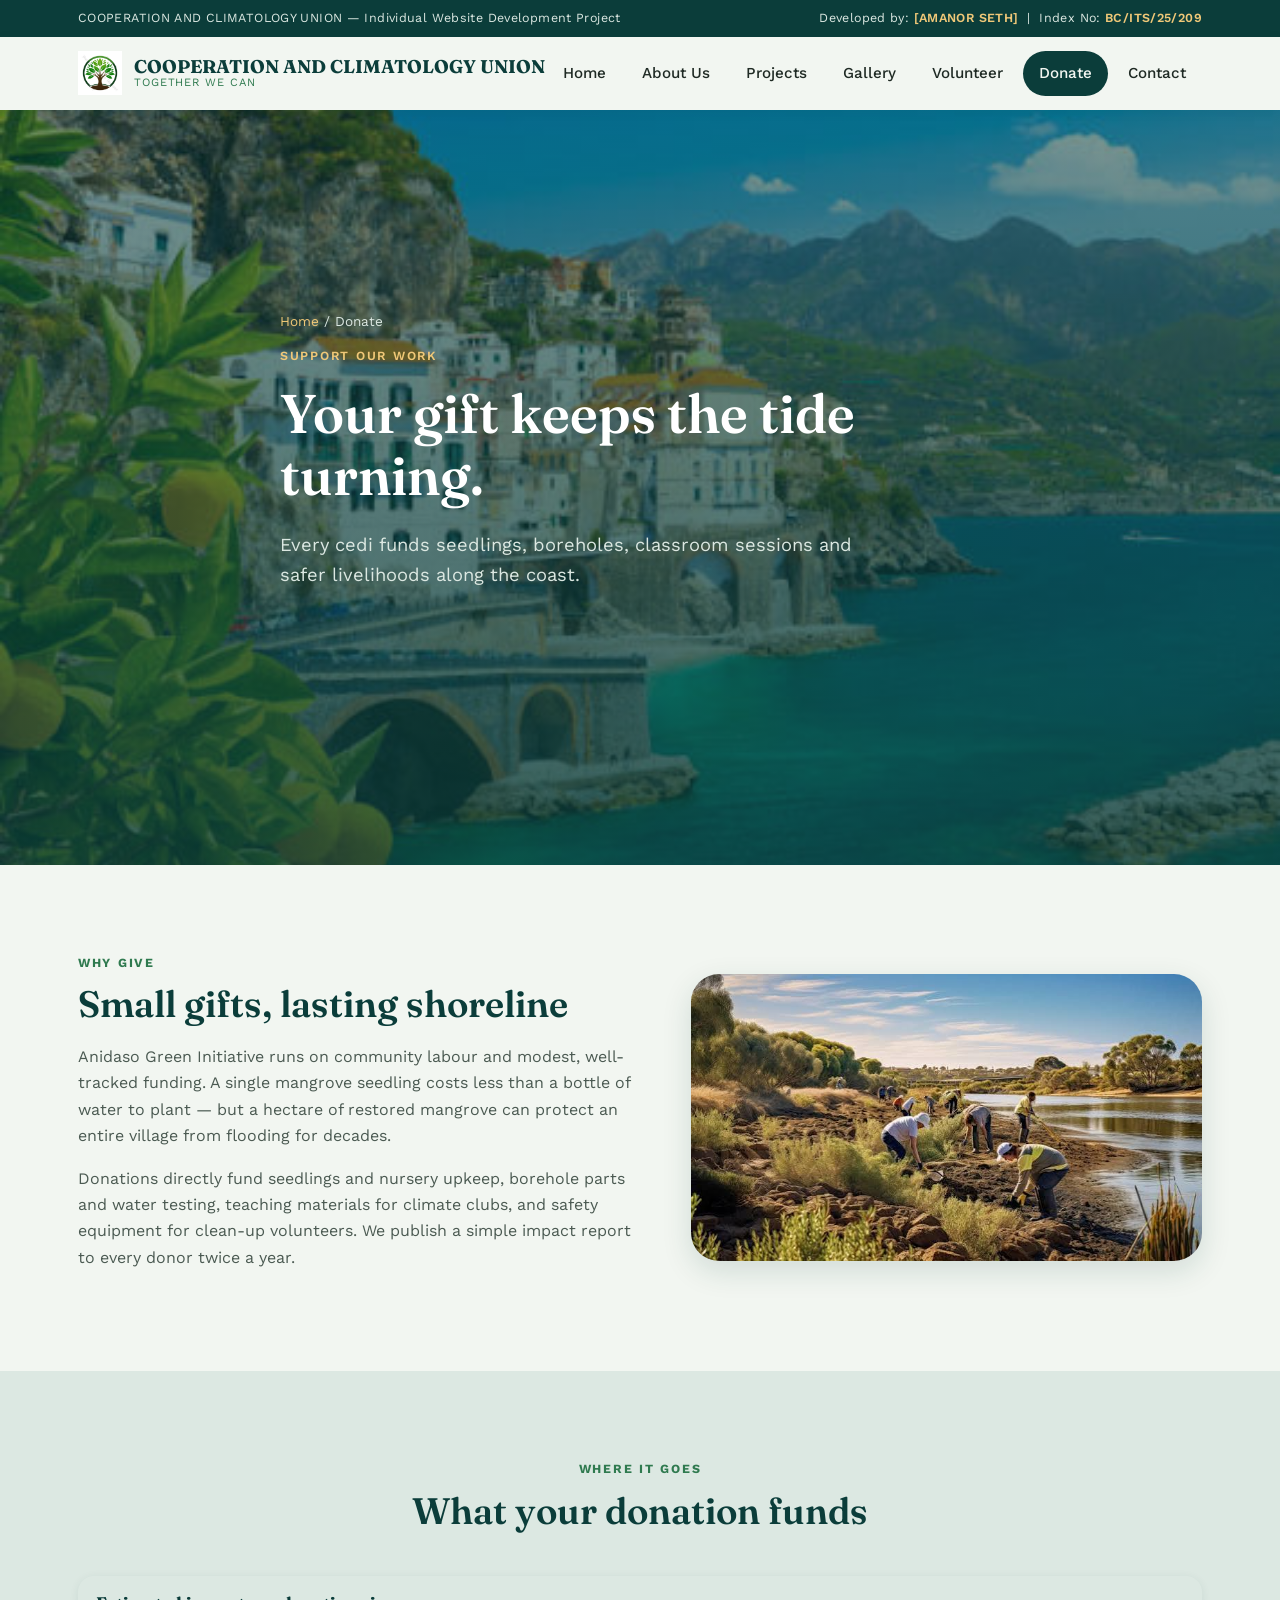
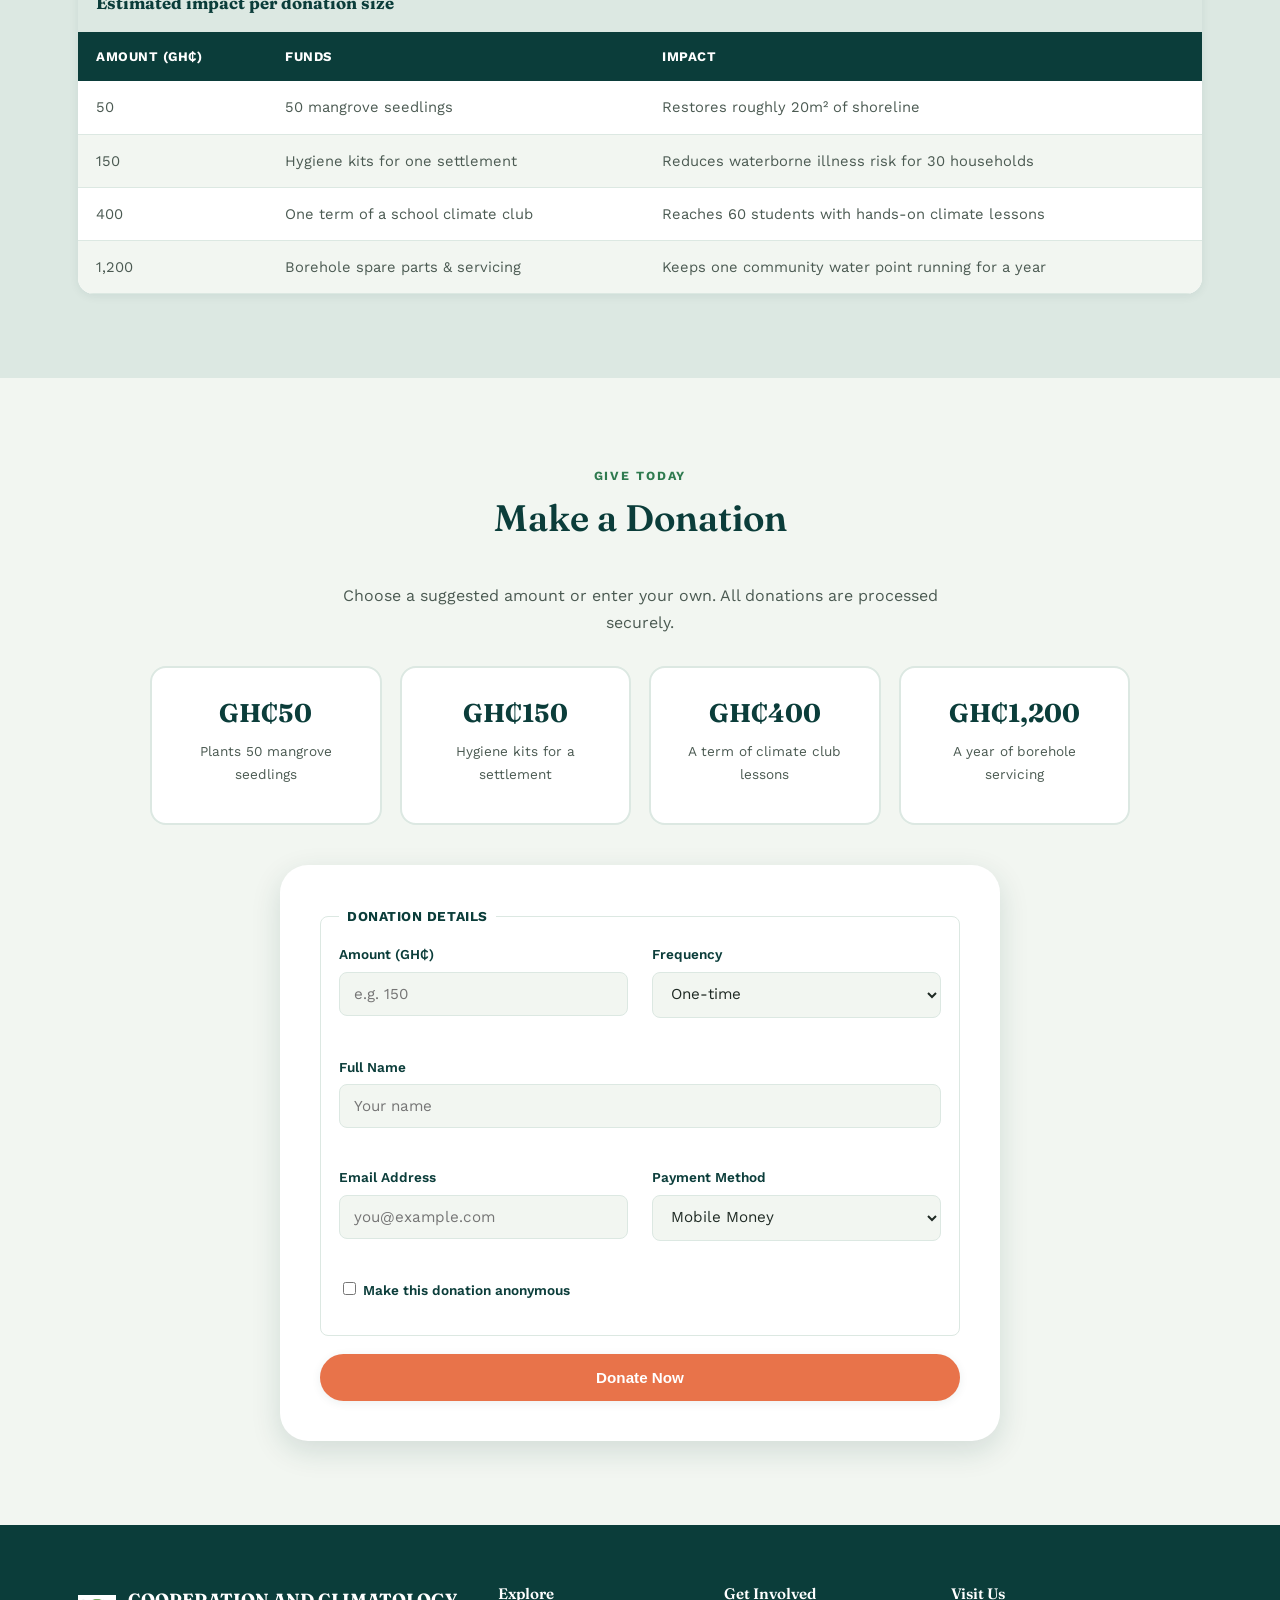
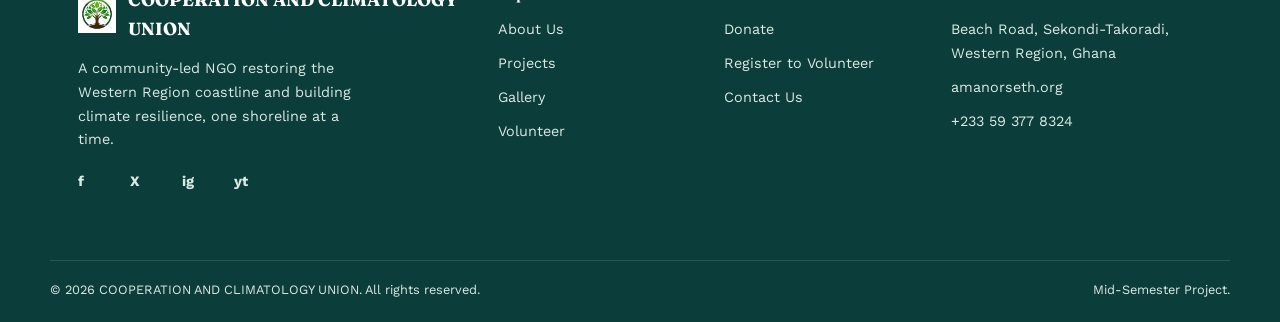
<file: donate.html>
<!DOCTYPE html>
<html lang="en">
<head>
<meta charset="UTF-8">
<meta name="viewport" content="width=device-width, initial-scale=1.0">
<title>Donate | COOPERATION AND CLIMATOLOGY UNION</title>
<meta name="description" content="Support COOPERATION AND CLIMATOLOGY UNION's coastal restoration and climate resilience work with a donation.">
<link rel="icon" href="tree.jpg" type="image/svg+xml">
<link rel="stylesheet" href="css/style.css">
</head>
<body>

<div class="utility-bar">
  <div class="container">
    <span>COOPERATION AND CLIMATOLOGY UNION &mdash; Individual Website Development Project</span>
    <span>Developed by: <strong>[AMANOR SETH]</strong> &nbsp;|&nbsp; Index No: <strong>BC/ITS/25/209</strong></span>
  </div>
</div>

<header class="site-header">
  <div class="container">
    <a class="brand" href="index.html">
      <img src="tree.jpg" alt="COOPERATION AND CLIMATOLOGY UNION logo" width="44" height="44">
      <span class="brand-text">
        <span class="brand-name">COOPERATION AND CLIMATOLOGY UNION</span>
        <span class="brand-tag">TOGETHER WE CAN</span>
      </span>
    </a>
    <input type="checkbox" id="nav-toggle">
    <label for="nav-toggle" class="nav-toggle-label" aria-label="Toggle navigation menu">&#9776;</label>
    <nav class="main-nav" aria-label="Primary">
      <ul>
        <li><a href="index.html">Home</a></li>
        <li><a href="about.html">About Us</a></li>
        <li><a href="projects.html">Projects</a></li>
        <li><a href="gallery.html">Gallery</a></li>
        <li><a href="volunteer.html">Volunteer</a></li>
        <li><a href="donate.html" aria-current="page">Donate</a></li>
        <li><a href="contact.html">Contact</a></li>
      </ul>
    </nav>
  </div>
</header>

<main>

  <section class="hero hero-page">
    <div class="hero-media"><img src="cost.jpg" alt="Sunset view of the restored coastline"></div>
    <div class="container hero-inner">
      <p class="breadcrumb"><a href="index.html">Home</a> / Donate</p>
      <span class="eyebrow">Support Our Work</span>
      <h1>Your gift keeps the tide turning.</h1>
      <p class="lede">Every cedi funds seedlings, boreholes, classroom sessions and safer livelihoods along the coast.</p>
    </div>
    <div class="wave-divider"><svg viewBox="0 0 1200 70" preserveAspectRatio="none"><path d="M0,40 C200,80 400,0 600,30 C800,60 1000,10 1200,40 L1200,70 L0,70 Z" fill="#F2F6F1"/></svg></div>
  </section>

  <!-- WHY DONATE -->
  <section>
    <div class="container two-col">
      <div>
        <span class="kicker">Why give</span>
        <h2>Small gifts, lasting shoreline</h2>
        <p>Anidaso Green Initiative runs on community labour and modest, well-tracked funding. A single mangrove seedling costs less than a bottle of water to plant &mdash; but a hectare of restored mangrove can protect an entire village from flooding for decades.</p>
        <p>Donations directly fund seedlings and nursery upkeep, borehole parts and water testing, teaching materials for climate clubs, and safety equipment for clean-up volunteers. We publish a simple impact report to every donor twice a year.</p>
      </div>
      <div class="img-frame">
        <img src="ESTUARY.jpg" alt="Restored creek estuary supported by donor funding">
      </div>
    </div>
  </section>

  <!-- IMPACT OF DONATIONS -->
  <section class="section-alt">
    <div class="container">
      <div class="section-head center">
        <span class="kicker">Where it goes</span>
        <h2>What your donation funds</h2>
      </div>
      <div class="table-wrap">
        <table>
          <caption>Estimated impact per donation size</caption>
          <thead>
            <tr><th>Amount (GH&#8373;)</th><th>Funds</th><th>Impact</th></tr>
          </thead>
          <tbody>
            <tr><td>50</td><td>50 mangrove seedlings</td><td>Restores roughly 20m&sup2; of shoreline</td></tr>
            <tr><td>150</td><td>Hygiene kits for one settlement</td><td>Reduces waterborne illness risk for 30 households</td></tr>
            <tr><td>400</td><td>One term of a school climate club</td><td>Reaches 60 students with hands-on climate lessons</td></tr>
            <tr><td>1,200</td><td>Borehole spare parts &amp; servicing</td><td>Keeps one community water point running for a year</td></tr>
          </tbody>
        </table>
      </div>
    </div>
  </section>

  <!-- DONATION FORM -->
  <section>
    <div class="container">
      <div class="section-head center">
        <span class="kicker">Give Today</span>
        <h2>Make a Donation</h2>
      </div>

      <p style="text-align:center; max-width:640px; margin:0 auto 30px;">Choose a suggested amount or enter your own. All donations are processed securely.</p>

      <div class="donate-tiers" style="max-width:980px; margin:0 auto 40px;">
        <div class="tier"><div class="amount">GH&#8373;50</div><p class="impact">Plants 50 mangrove seedlings</p></div>
        <div class="tier"><div class="amount">GH&#8373;150</div><p class="impact">Hygiene kits for a settlement</p></div>
        <div class="tier"><div class="amount">GH&#8373;400</div><p class="impact">A term of climate club lessons</p></div>
        <div class="tier"><div class="amount">GH&#8373;1,200</div><p class="impact">A year of borehole servicing</p></div>
      </div>

      <form class="form-panel" action="#" method="post" style="max-width:720px; margin:0 auto;">
        <fieldset>
          <legend>Donation Details</legend>
          <div class="form-grid">
            <div class="field">
              <label for="amount">Amount (GH&#8373;)</label>
              <input type="number" id="amount" name="amount" min="10" placeholder="e.g. 150" required>
            </div>
            <div class="field">
              <label for="frequency">Frequency</label>
              <select id="frequency" name="frequency" required>
                <option value="once">One-time</option>
                <option value="monthly">Monthly</option>
                <option value="yearly">Yearly</option>
              </select>
            </div>
            <div class="field full">
              <label for="donor-name">Full Name</label>
              <input type="text" id="donor-name" name="donor-name" placeholder="Your name" required>
            </div>
            <div class="field">
              <label for="donor-email">Email Address</label>
              <input type="email" id="donor-email" name="donor-email" placeholder="you@example.com" required>
            </div>
            <div class="field">
              <label for="payment">Payment Method</label>
              <select id="payment" name="payment" required>
                <option value="momo">Mobile Money</option>
                <option value="card">Debit / Credit Card</option>
                <option value="bank">Bank Transfer</option>
              </select>
            </div>
            <div class="field full">
              <label><input type="checkbox" name="anonymous" value="yes"> Make this donation anonymous</label>
            </div>
          </div>
        </fieldset>
        <button type="submit" class="btn btn-primary btn-block">Donate Now</button>
      </form>
    </div>
  </section>

</main>

<footer class="site-footer">
  <div class="container footer-grid">
    <div>
      <div class="footer-brand">
        <img src="tree.jpg" alt="COOPERATION AND CLIMATOLOGY UNION logo" width="38" height="38">
        <span class="brand-name">COOPERATION AND CLIMATOLOGY UNION</span>
      </div>
      <p style="color:var(--mist); font-size:.9rem; max-width:32ch;">A community-led NGO restoring the Western Region coastline and building climate resilience, one shoreline at a time.</p>
      <div class="social-links">
        <a href="#" aria-label="Facebook">f</a>
        <a href="#" aria-label="Twitter / X">X</a>
        <a href="#" aria-label="Instagram">ig</a>
        <a href="#" aria-label="YouTube">yt</a>
      </div>
    </div>
    <div>
      <h4>Explore</h4>
      <a href="about.html">About Us</a>
      <a href="projects.html">Projects</a>
      <a href="gallery.html">Gallery</a>
      <a href="volunteer.html">Volunteer</a>
    </div>
    <div>
      <h4>Get Involved</h4>
      <a href="donate.html">Donate</a>
      <a href="volunteer.html">Register to Volunteer</a>
      <a href="contact.html">Contact Us</a>
    </div>
    <div>
      <h4>Visit Us</h4>
      <a href="contact.html">Beach Road, Sekondi-Takoradi, Western Region, Ghana</a>
      <a href="amanorseth.org">amanorseth.org</a>
      <a href="tel:+233593778324">+233 59 377 8324</a>
    </div>
  </div>
  <div class="container footer-bottom">
    <span>&copy; 2026 COOPERATION AND CLIMATOLOGY UNION. All rights reserved.</span>
    <span> Mid-Semester Project.</span>
  </div>
</footer>

</body>
</html>
</file>
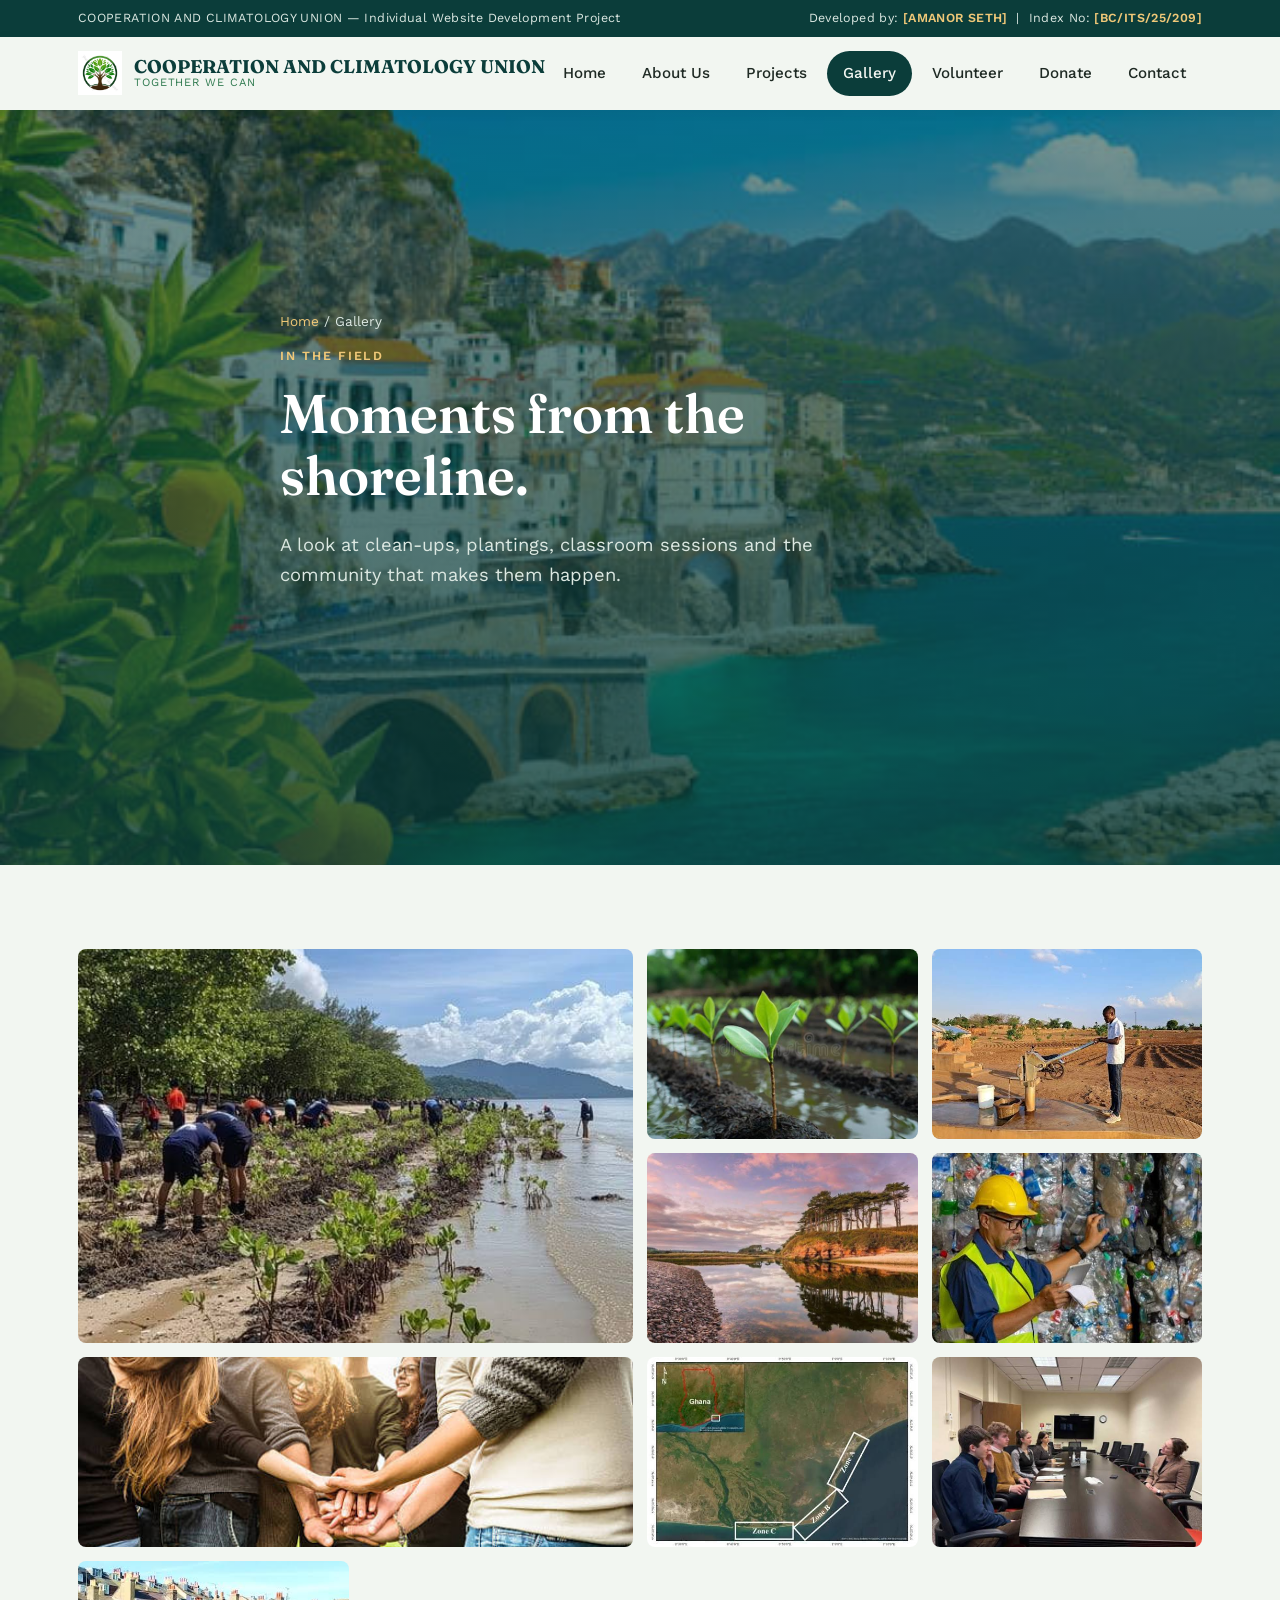
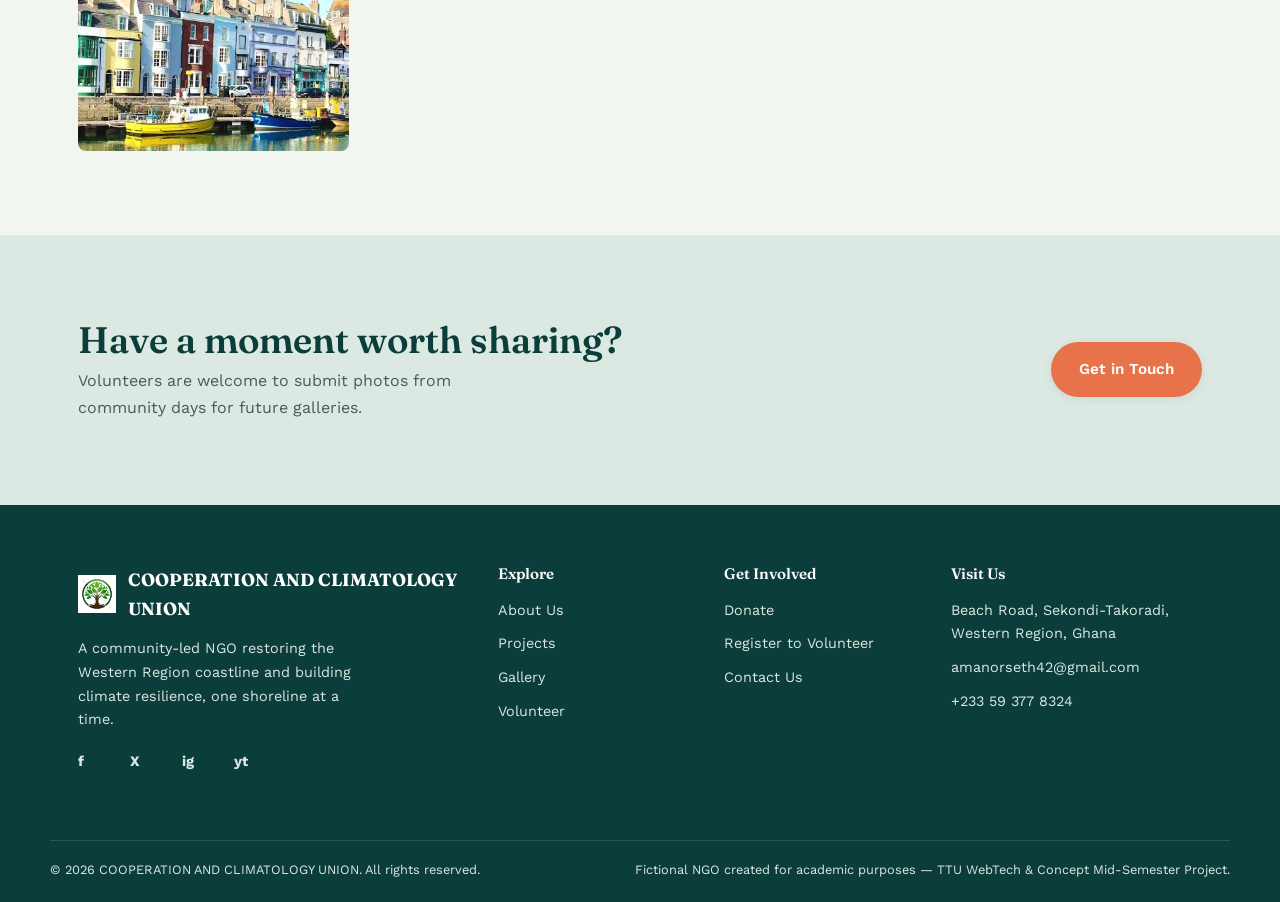
<file: gallery.html>
<!DOCTYPE html>
<html lang="en">
<head>
<meta charset="UTF-8">
<meta name="viewport" content="width=device-width, initial-scale=1.0">
<title>Gallery | COOPERATION AND CLIMATOLOGY UNION</title>
<meta name="description" content="Photos from COOPERATION AND CLIMATOLOGY UNION's mangrove restoration, water, education and clean-up activities.">
<link rel="icon" href="tree.jpg" type="image/jpg">
<link rel="stylesheet" href="css/style.css">
</head>
<body>

<div class="utility-bar">
  <div class="container">
    <span>COOPERATION AND CLIMATOLOGY UNION &mdash; Individual Website Development Project</span>
    <span>Developed by: <strong>[AMANOR SETH]</strong> &nbsp;|&nbsp; Index No: <strong>[BC/ITS/25/209]</strong></span>
  </div>
</div>

<header class="site-header">
  <div class="container">
    <a class="brand" href="index.html">
      <img src="tree.jpg" alt="COOPERATION AND CLIMATOLOGY UNION logo" width="44" height="44">
      <span class="brand-text">
        <span class="brand-name">COOPERATION AND CLIMATOLOGY UNION</span>
        <span class="brand-tag">TOGETHER WE CAN</span>
      </span>
    </a>
    <input type="checkbox" id="nav-toggle">
    <label for="nav-toggle" class="nav-toggle-label" aria-label="Toggle navigation menu">&#9776;</label>
    <nav class="main-nav" aria-label="Primary">
      <ul>
        <li><a href="index.html">Home</a></li>
        <li><a href="about.html">About Us</a></li>
        <li><a href="projects.html">Projects</a></li>
        <li><a href="gallery.html" aria-current="page">Gallery</a></li>
        <li><a href="volunteer.html">Volunteer</a></li>
        <li><a href="donate.html">Donate</a></li>
        <li><a href="contact.html">Contact</a></li>
      </ul>
    </nav>
  </div>
</header>

<main>

  <section class="hero hero-page">
    <div class="hero-media"><img src="cost.jpg" alt="Collage of community activities along the coastline"></div>
    <div class="container hero-inner">
      <p class="breadcrumb"><a href="index.html">Home</a> / Gallery</p>
      <span class="eyebrow">In The Field</span>
      <h1>Moments from the shoreline.</h1>
      <p class="lede">A look at clean-ups, plantings, classroom sessions and the community that makes them happen.</p>
    </div>
    <div class="wave-divider"><svg viewBox="0 0 1200 70" preserveAspectRatio="none"><path d="M0,40 C200,80 400,0 600,30 C800,60 1000,10 1200,40 L1200,70 L0,70 Z" fill="#F2F6F1"/></svg></div>
  </section>

  <section>
    <div class="container">
      <div class="gallery-grid">
        <figure class="span-2 span-row-2">
          <img src="VOLUNTEERS.jpg" alt="Volunteers planting mangrove seedlings at low tide">
          <figcaption>Mangrove planting day, Aboadze</figcaption>
        </figure>
        <figure>
          <img src="YOUNG MANGROVE.jpg" alt="Close-up of a young mangrove seedling">
          <figcaption>New seedling nursery</figcaption>
        </figure>
        <figure>
          <img src="COMMUNITY MEMBER.jpg" alt="Community member filling a jerrycan at a rehabilitated borehole">
          <figcaption> Borehole handover</figcaption>
        </figure>
        <figure>
          <img src="SUNSET.jpg" alt="Sunset over the restored creek estuary">
          <figcaption>Whin Estuary at sunset</figcaption>
        </figure>
        <figure>
          <img src="PLASTIC.jpg" alt="Sorted plastic waste ready for resale">
          <figcaption>Recycling co-operative sorting day</figcaption>
        </figure>
        <figure class="span-2">
          <img src="AFTER A CLEAN UP.jpg" alt="Volunteers and community members joining hands after a clean-up">
          <figcaption>End-of-clean-up group moment</figcaption>
        </figure>
        <figure>
          <img src="MONITORING.jpg" alt="Wide view of the coastline during a monitoring visit">
          <figcaption>Coastal monitoring visit</figcaption>
        </figure>
        <figure>
          <img src="STUDENT'S.jpg" alt="Students in a classroom climate club session">
          <figcaption>Climate club, Effiah D/A Basic</figcaption>
        </figure>
        <figure>
          <img src="HARBOUR.jpg" alt="Morning sun over the fishing harbour">
          <figcaption>Early morning at Shama Harbour</figcaption>
        </figure>
      </div>
    </div>
  </section>

  <section class="section-alt">
    <div class="container flex flex-between flex-center flex-wrap">
      <div>
        <h2 style="margin-bottom:.2em;">Have a moment worth sharing?</h2>
        <p style="max-width:46ch; margin-bottom:0;">Volunteers are welcome to submit photos from community days for future galleries.</p>
      </div>
      <a href="contact.html" class="btn btn-primary">Get in Touch</a>
    </div>
  </section>

</main>

<footer class="site-footer">
  <div class="container footer-grid">
    <div>
      <div class="footer-brand">
        <img src="tree.jpg" alt="COOPERATION AND CLIMATOLOGY UNION logo" width="38" height="38">
        <span class="brand-name">COOPERATION AND CLIMATOLOGY UNION</span>
      </div>
      <p style="color:var(--mist); font-size:.9rem; max-width:32ch;">A community-led NGO restoring the Western Region coastline and building climate resilience, one shoreline at a time.</p>
      <div class="social-links">
        <a href="#" aria-label="Facebook">f</a>
        <a href="#" aria-label="Twitter / X">X</a>
        <a href="#" aria-label="Instagram">ig</a>
        <a href="#" aria-label="YouTube">yt</a>
      </div>
    </div>
    <div>
      <h4>Explore</h4>
      <a href="about.html">About Us</a>
      <a href="projects.html">Projects</a>
      <a href="gallery.html">Gallery</a>
      <a href="volunteer.html">Volunteer</a>
    </div>
    <div>
      <h4>Get Involved</h4>
      <a href="donate.html">Donate</a>
      <a href="volunteer.html">Register to Volunteer</a>
      <a href="contact.html">Contact Us</a>
    </div>
    <div>
      <h4>Visit Us</h4>
      <a href="contact.html">Beach Road, Sekondi-Takoradi, Western Region, Ghana</a>
      <a href="amanorseth.org">amanorseth42@gmail.com</a>
      <a href="tel:+233593778324">+233 59 377 8324</a>
    </div>
  </div>
  <div class="container footer-bottom">
    <span>&copy; 2026 COOPERATION AND CLIMATOLOGY UNION. All rights reserved.</span>
    <span>Fictional NGO created for academic purposes &mdash; TTU WebTech &amp; Concept Mid-Semester Project.</span>
  </div>
</footer>

</body>
</html>
</file>
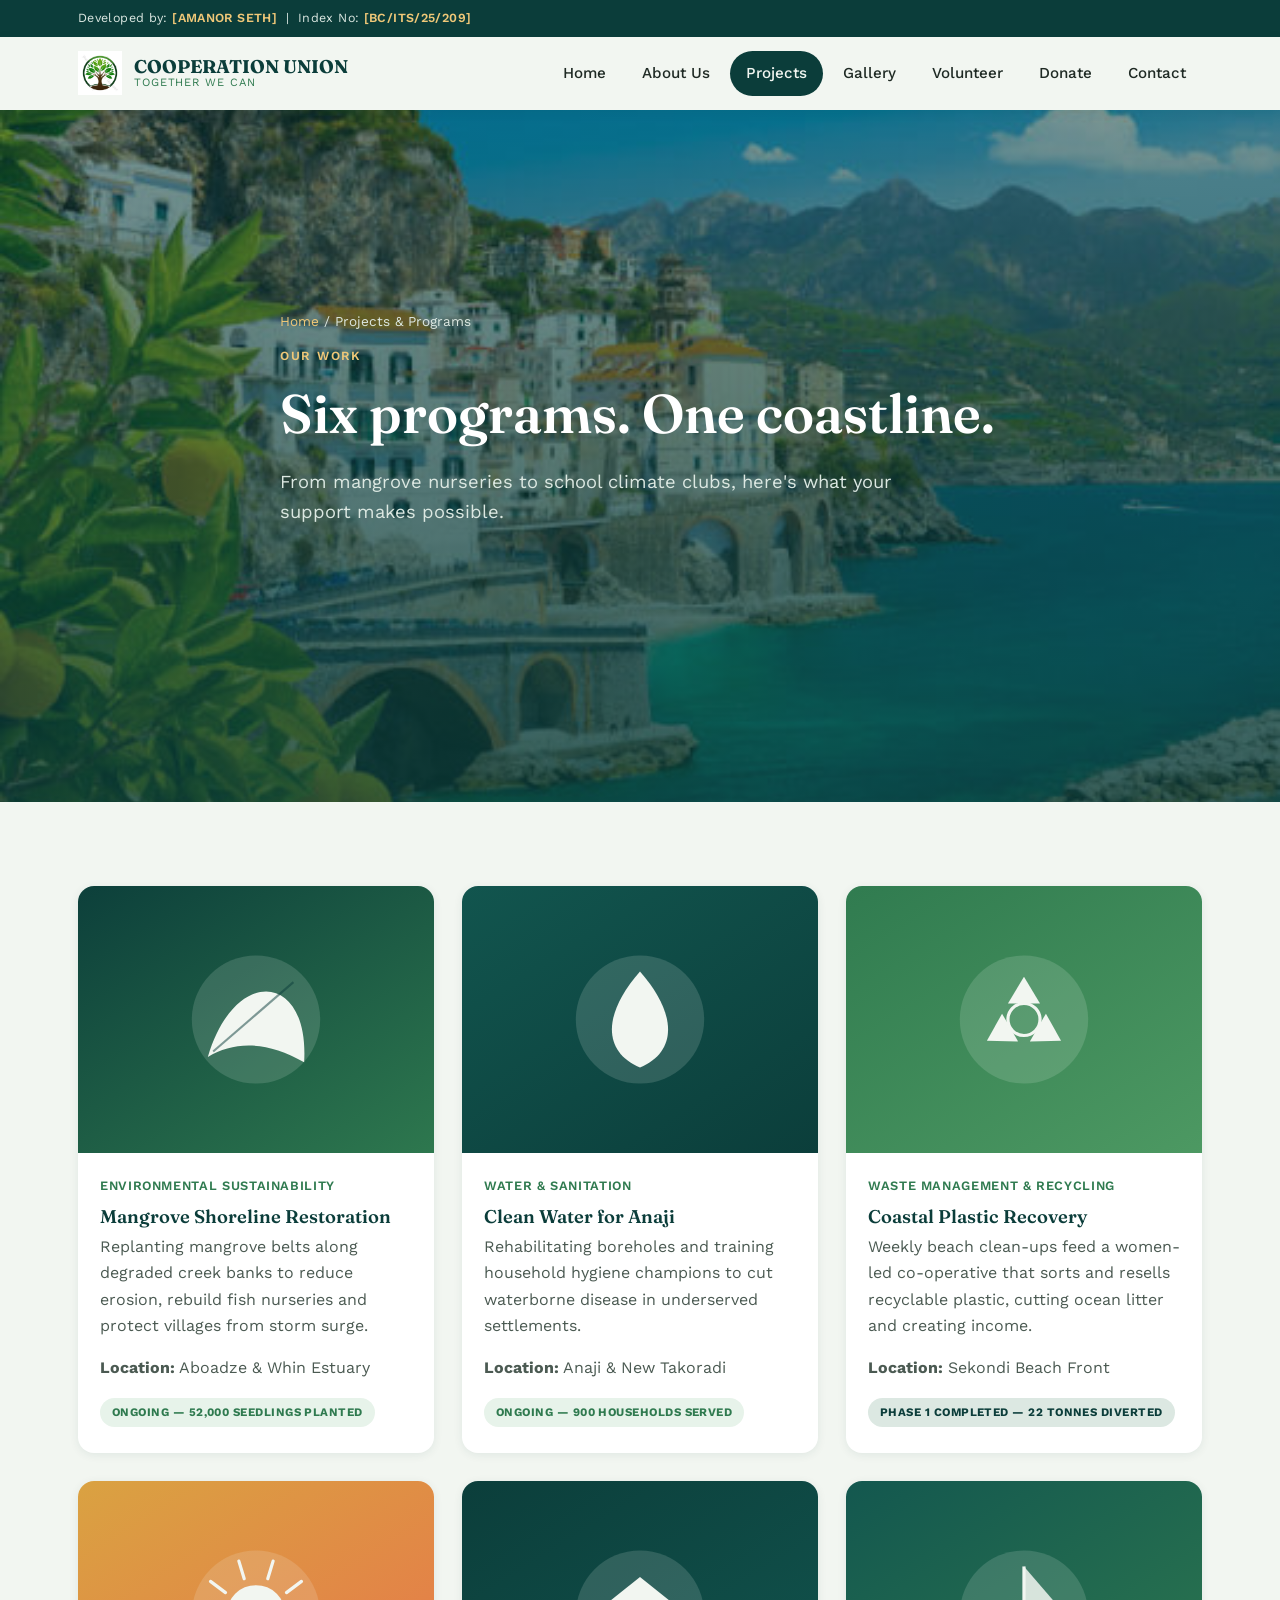
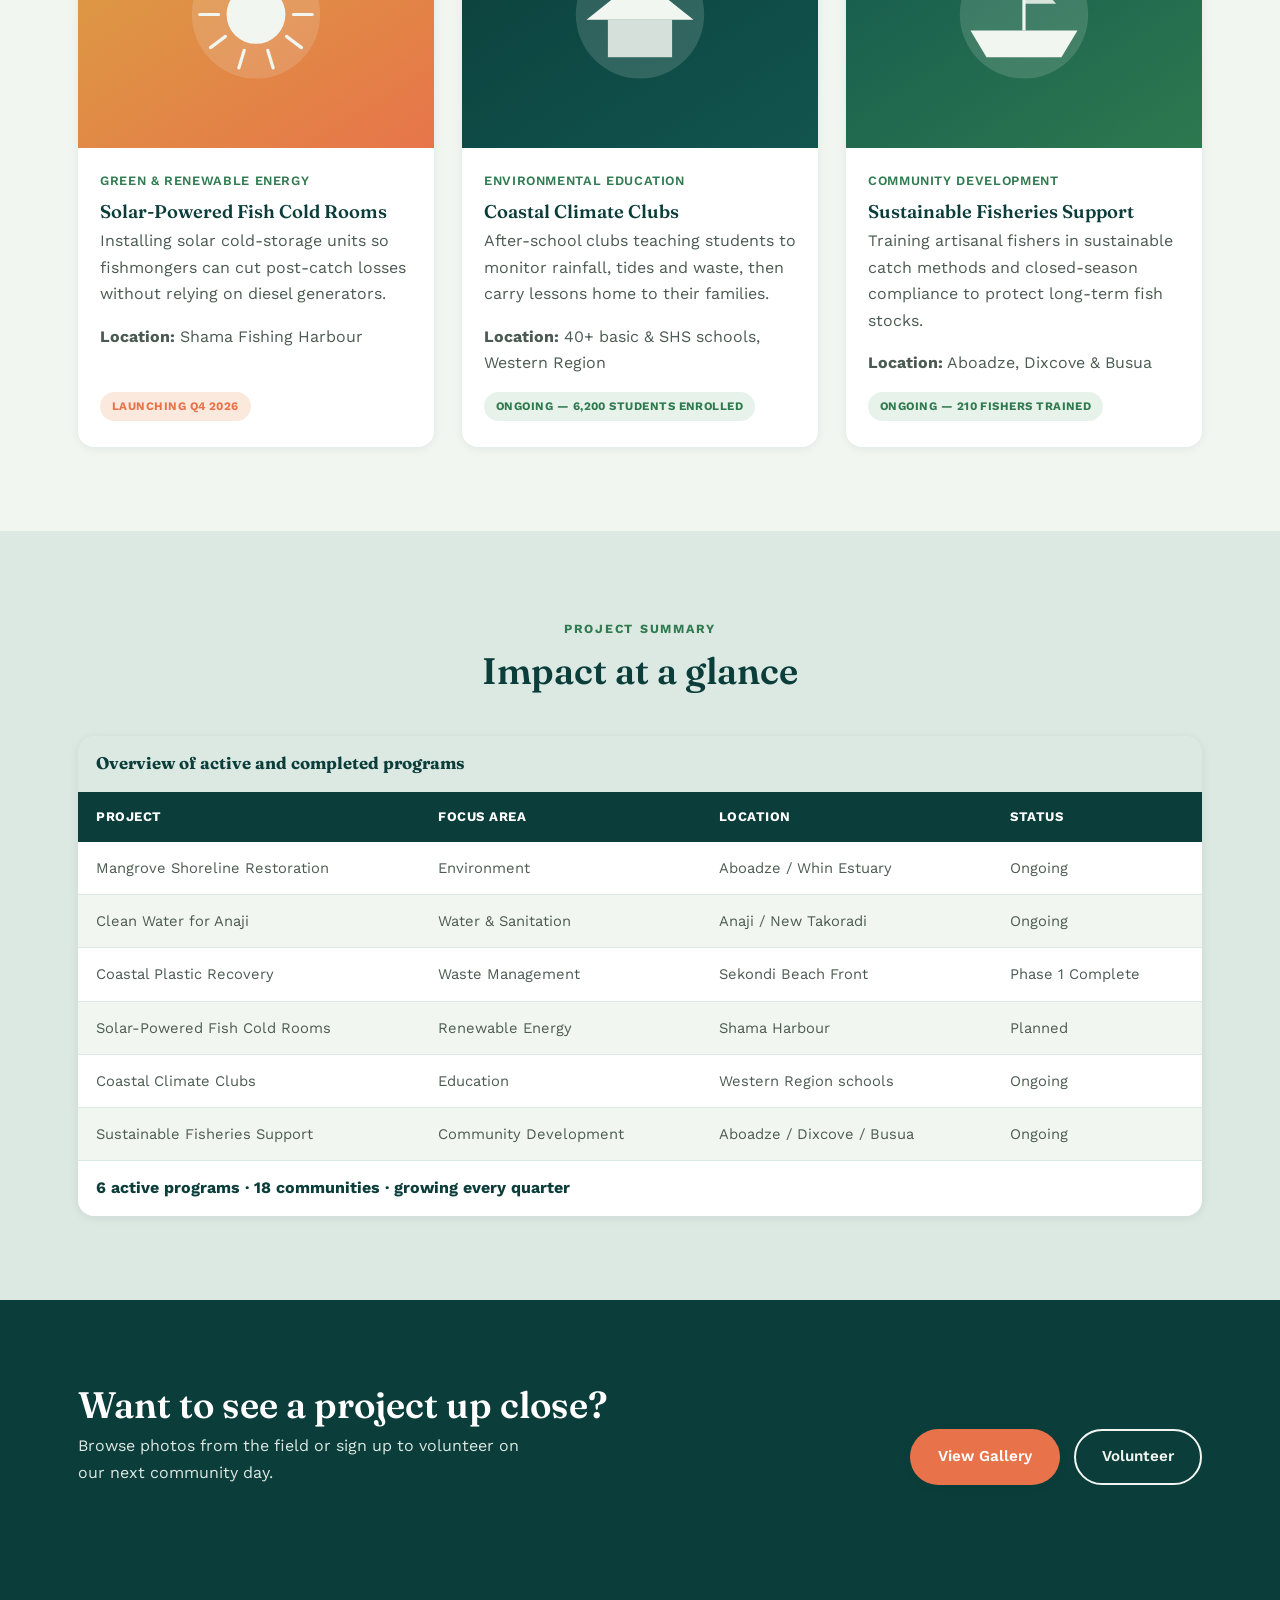
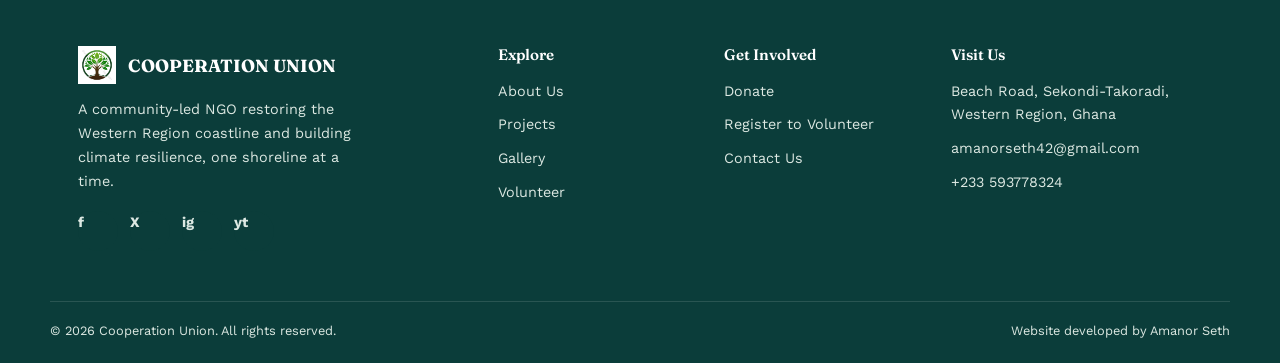
<file: projects.html>
<!DOCTYPE html>
<html lang="en">
<head>
<meta charset="UTF-8">
<meta name="viewport" content="width=device-width, initial-scale=1.0">
<title>Maintaining forestation and afforestation cooperation</title>
<meta name="description" content="Explore Anidaso Green Initiative's coastal restoration, water, waste and education projects across the Western Region.">
<link rel="icon" href="tree.jpg" type="image/svg+xml">
<link rel="stylesheet" href="css/style.css">
</head>
<body>

<div class="utility-bar">
  <div class="container">
    <span>Developed by: <strong>[AMANOR SETH]</strong> &nbsp;|&nbsp; Index No: <strong>[BC/ITS/25/209]</strong></span>
  </div>
</div>

<header class="site-header">
  <div class="container">
    <a class="brand" href="index.html">
      <img src="tree.jpg" alt="Maintaining forestation and afforestation cooperation" width="44" height="44">
      <span class="brand-text">
        <span class="brand-name">COOPERATION UNION</span>
        <span class="brand-tag">TOGETHER WE CAN</span>
      </span>
    </a>
    <input type="checkbox" id="nav-toggle">
    <label for="nav-toggle" class="nav-toggle-label" aria-label="Toggle navigation menu">&#9776;</label>
    <nav class="main-nav" aria-label="Primary">
      <ul>
        <li><a href="index.html">Home</a></li>
        <li><a href="about.html">About Us</a></li>
        <li><a href="projects.html" aria-current="page">Projects</a></li>
        <li><a href="gallery.html">Gallery</a></li>
        <li><a href="volunteer.html">Volunteer</a></li>
        <li><a href="donate.html">Donate</a></li>
        <li><a href="contact.html">Contact</a></li>
      </ul>
    </nav>
  </div>
</header>

<main>

  <section class="hero hero-page">
    <div class="hero-media"><img src="cost.jpg" alt="Coastal restoration collage"></div>
    <div class="container hero-inner">
      <p class="breadcrumb"><a href="index.html">Home</a> / Projects &amp; Programs</p>
      <span class="eyebrow">Our Work</span>
      <h1>Six programs. One coastline.</h1>
      <p class="lede">From mangrove nurseries to school climate clubs, here's what your support makes possible.</p>
    </div>
    <div class="wave-divider"><svg viewBox="0 0 1200 70" preserveAspectRatio="none"><path d="M0,40 C200,80 400,0 600,30 C800,60 1000,10 1200,40 L1200,70 L0,70 Z" fill="#F2F6F1"/></svg></div>
  </section>

  <section>
    <div class="container">
      <div class="grid grid-3">

        <article class="card">
          <img src="images/project-mangrove.svg" alt="Mangrove seedlings being planted along a creek bank">
          <div class="card-body">
            <span class="card-meta">Environmental Sustainability</span>
            <h3>Mangrove Shoreline Restoration</h3>
            <p>Replanting mangrove belts along degraded creek banks to reduce erosion, rebuild fish nurseries and protect villages from storm surge.</p>
            <p><strong>Location:</strong> Aboadze &amp; Whin Estuary</p>
            <span class="status-pill status-ongoing">Ongoing &mdash; 52,000 seedlings planted</span>
          </div>
        </article>

        <article class="card">
          <img src="images/project-water.svg" alt="Community members collecting water from a rehabilitated borehole">
          <div class="card-body">
            <span class="card-meta">Water &amp; Sanitation</span>
            <h3>Clean Water for Anaji</h3>
            <p>Rehabilitating boreholes and training household hygiene champions to cut waterborne disease in underserved settlements.</p>
            <p><strong>Location:</strong> Anaji &amp; New Takoradi</p>
            <span class="status-pill status-ongoing">Ongoing &mdash; 900 households served</span>
          </div>
        </article>

        <article class="card">
          <img src="images/project-recycle.svg" alt="Women sorting recovered plastic waste for resale">
          <div class="card-body">
            <span class="card-meta">Waste Management &amp; Recycling</span>
            <h3>Coastal Plastic Recovery</h3>
            <p>Weekly beach clean-ups feed a women-led co-operative that sorts and resells recyclable plastic, cutting ocean litter and creating income.</p>
            <p><strong>Location:</strong> Sekondi Beach Front</p>
            <span class="status-pill status-completed">Phase 1 Completed &mdash; 22 tonnes diverted</span>
          </div>
        </article>

        <article class="card">
          <img src="images/project-solar.svg" alt="Solar panels installed on a community building roof">
          <div class="card-body">
            <span class="card-meta">Green &amp; Renewable Energy</span>
            <h3>Solar-Powered Fish Cold Rooms</h3>
            <p>Installing solar cold-storage units so fishmongers can cut post-catch losses without relying on diesel generators.</p>
            <p><strong>Location:</strong> Shama Fishing Harbour</p>
            <span class="status-pill status-planned">Launching Q4 2026</span>
          </div>
        </article>

        <article class="card">
          <img src="images/project-education.svg" alt="Students participating in a school climate club session">
          <div class="card-body">
            <span class="card-meta">Environmental Education</span>
            <h3>Coastal Climate Clubs</h3>
            <p>After-school clubs teaching students to monitor rainfall, tides and waste, then carry lessons home to their families.</p>
            <p><strong>Location:</strong> 40+ basic &amp; SHS schools, Western Region</p>
            <span class="status-pill status-ongoing">Ongoing &mdash; 6,200 students enrolled</span>
          </div>
        </article>

        <article class="card">
          <img src="images/project-fishing.svg" alt="Fishermen using improved sustainable fishing techniques">
          <div class="card-body">
            <span class="card-meta">Community Development</span>
            <h3>Sustainable Fisheries Support</h3>
            <p>Training artisanal fishers in sustainable catch methods and closed-season compliance to protect long-term fish stocks.</p>
            <p><strong>Location:</strong> Aboadze, Dixcove &amp; Busua</p>
            <span class="status-pill status-ongoing">Ongoing &mdash; 210 fishers trained</span>
          </div>
        </article>

      </div>
    </div>
  </section>

  <section class="section-alt">
    <div class="container">
      <div class="section-head center">
        <span class="kicker">Project Summary</span>
        <h2>Impact at a glance</h2>
      </div>
      <div class="table-wrap">
        <table>
          <caption>Overview of active and completed programs</caption>
          <thead>
            <tr><th>Project</th><th>Focus Area</th><th>Location</th><th>Status</th></tr>
          </thead>
          <tbody>
            <tr><td>Mangrove Shoreline Restoration</td><td>Environment</td><td>Aboadze / Whin Estuary</td><td>Ongoing</td></tr>
            <tr><td>Clean Water for Anaji</td><td>Water &amp; Sanitation</td><td>Anaji / New Takoradi</td><td>Ongoing</td></tr>
            <tr><td>Coastal Plastic Recovery</td><td>Waste Management</td><td>Sekondi Beach Front</td><td>Phase 1 Complete</td></tr>
            <tr><td>Solar-Powered Fish Cold Rooms</td><td>Renewable Energy</td><td>Shama Harbour</td><td>Planned</td></tr>
            <tr><td>Coastal Climate Clubs</td><td>Education</td><td>Western Region schools</td><td>Ongoing</td></tr>
            <tr><td>Sustainable Fisheries Support</td><td>Community Development</td><td>Aboadze / Dixcove / Busua</td><td>Ongoing</td></tr>
          </tbody>
          <tfoot>
            <tr><td colspan="4">6 active programs &middot; 18 communities &middot; growing every quarter</td></tr>
          </tfoot>
        </table>
      </div>
    </div>
  </section>

  <section class="section-deep">
    <div class="container flex flex-between flex-center flex-wrap">
      <div>
        <h2 style="margin-bottom:.2em;">Want to see a project up close?</h2>
        <p style="max-width:46ch;">Browse photos from the field or sign up to volunteer on our next community day.</p>
      </div>
      <div class="hero-ctas">
        <a href="gallery.html" class="btn btn-primary">View Gallery</a>
        <a href="volunteer.html" class="btn btn-outline">Volunteer</a>
      </div>
    </div>
  </section>

</main>

<footer class="site-footer">
  <div class="container footer-grid">
    <div>
      <div class="footer-brand">
        <img src="tree.jpg" alt="Cooperation Union logo" width="38" height="38">
        <span class="brand-name">COOPERATION UNION</span>
      </div>
      <p style="color:var(--mist); font-size:.9rem; max-width:32ch;">A community-led NGO restoring the Western Region coastline and building climate resilience, one shoreline at a time.</p>
      <div class="social-links">
        <a href="#" aria-label="Facebook">f</a>
        <a href="#" aria-label="Twitter / X">X</a>
        <a href="#" aria-label="Instagram">ig</a>
        <a href="#" aria-label="YouTube">yt</a>
      </div>
    </div>
    <div>
      <h4>Explore</h4>
      <a href="about.html">About Us</a>
      <a href="projects.html">Projects</a>
      <a href="gallery.html">Gallery</a>
      <a href="volunteer.html">Volunteer</a>
    </div>
    <div>
      <h4>Get Involved</h4>
      <a href="donate.html">Donate</a>
      <a href="volunteer.html">Register to Volunteer</a>
      <a href="contact.html">Contact Us</a>
    </div>
    <div>
      <h4>Visit Us</h4>
      <a href="contact.html">Beach Road, Sekondi-Takoradi, Western Region, Ghana</a>
      <a href="amanorseth42@gmail.com">amanorseth42@gmail.com</a>
      <a href="tel:+233593778324">+233 593778324</a>
    </div>
  </div>
  <div class="container footer-bottom">
    <span>&copy; 2026 Cooperation Union. All rights reserved.</span>
    <span>Website developed by <a href="https://amanorseth.com">Amanor Seth</a></span>
  </div>
</footer>

</body>
</html>
</file>
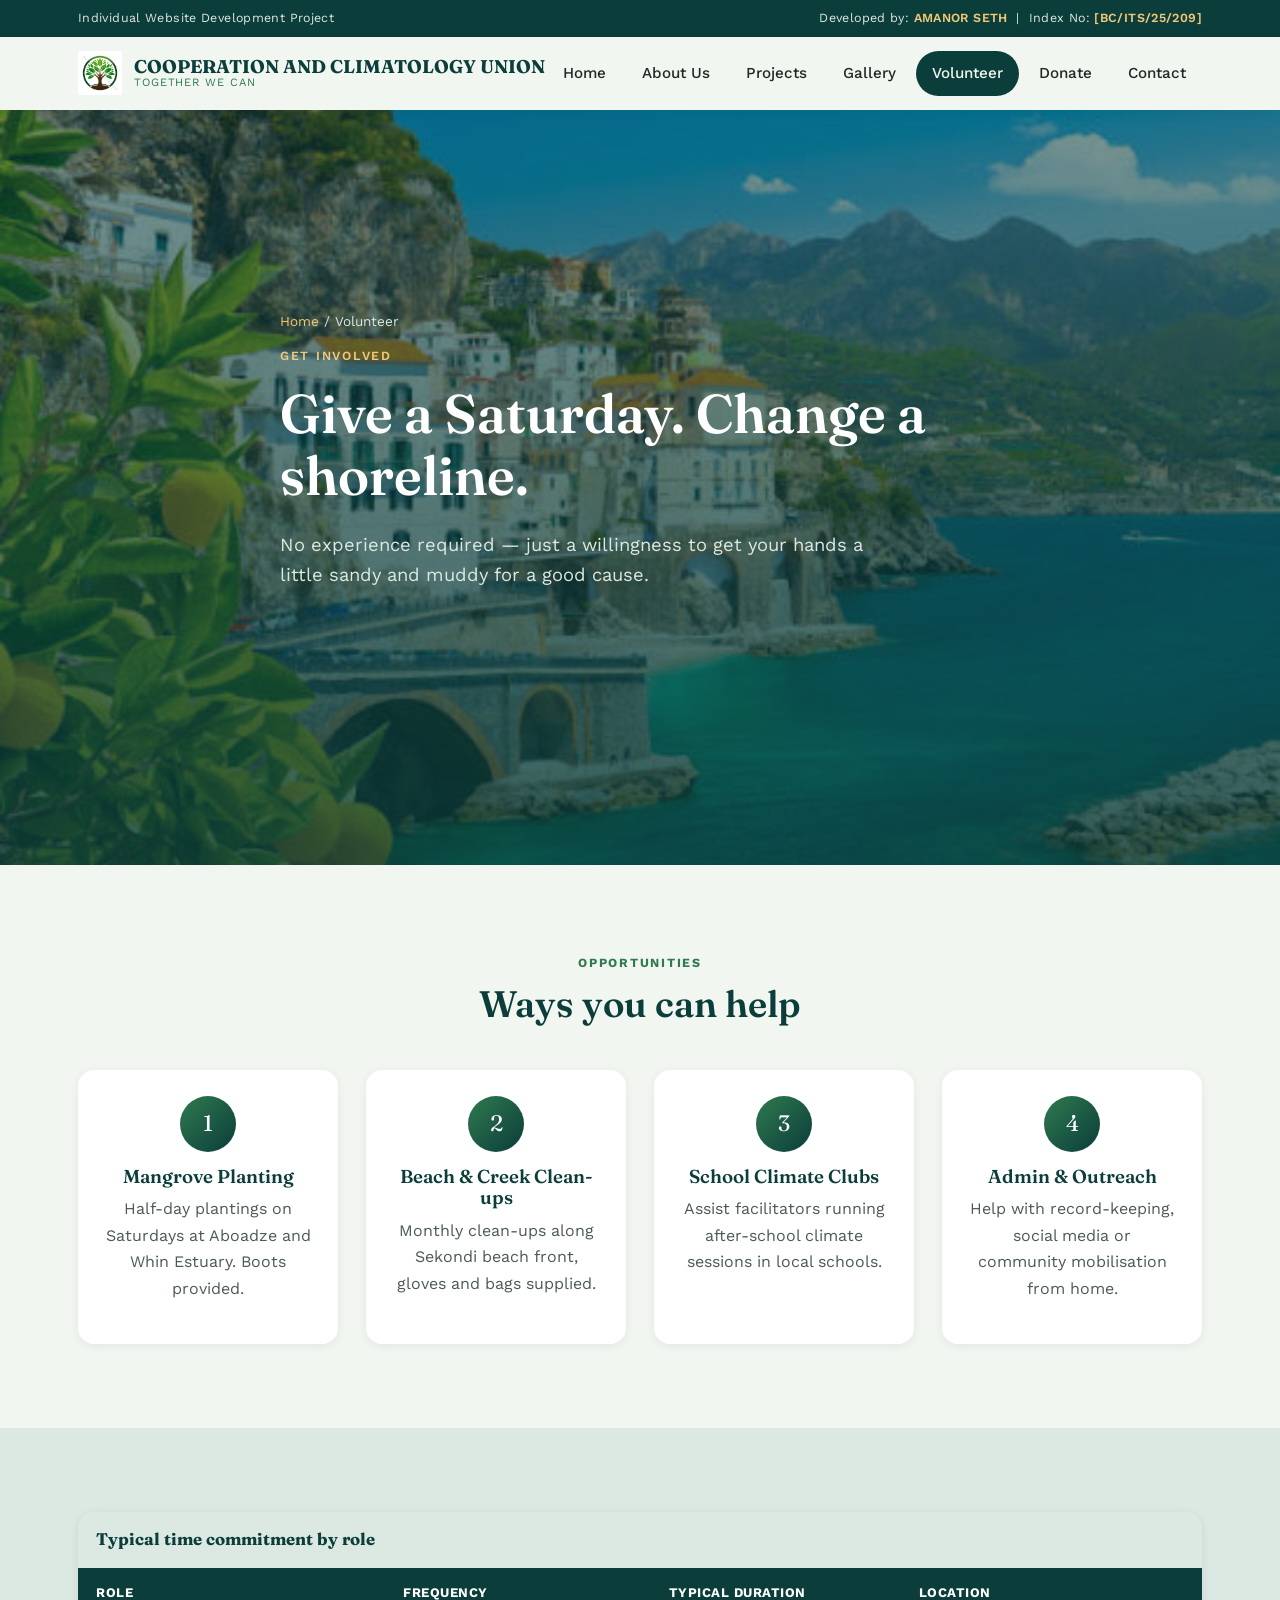
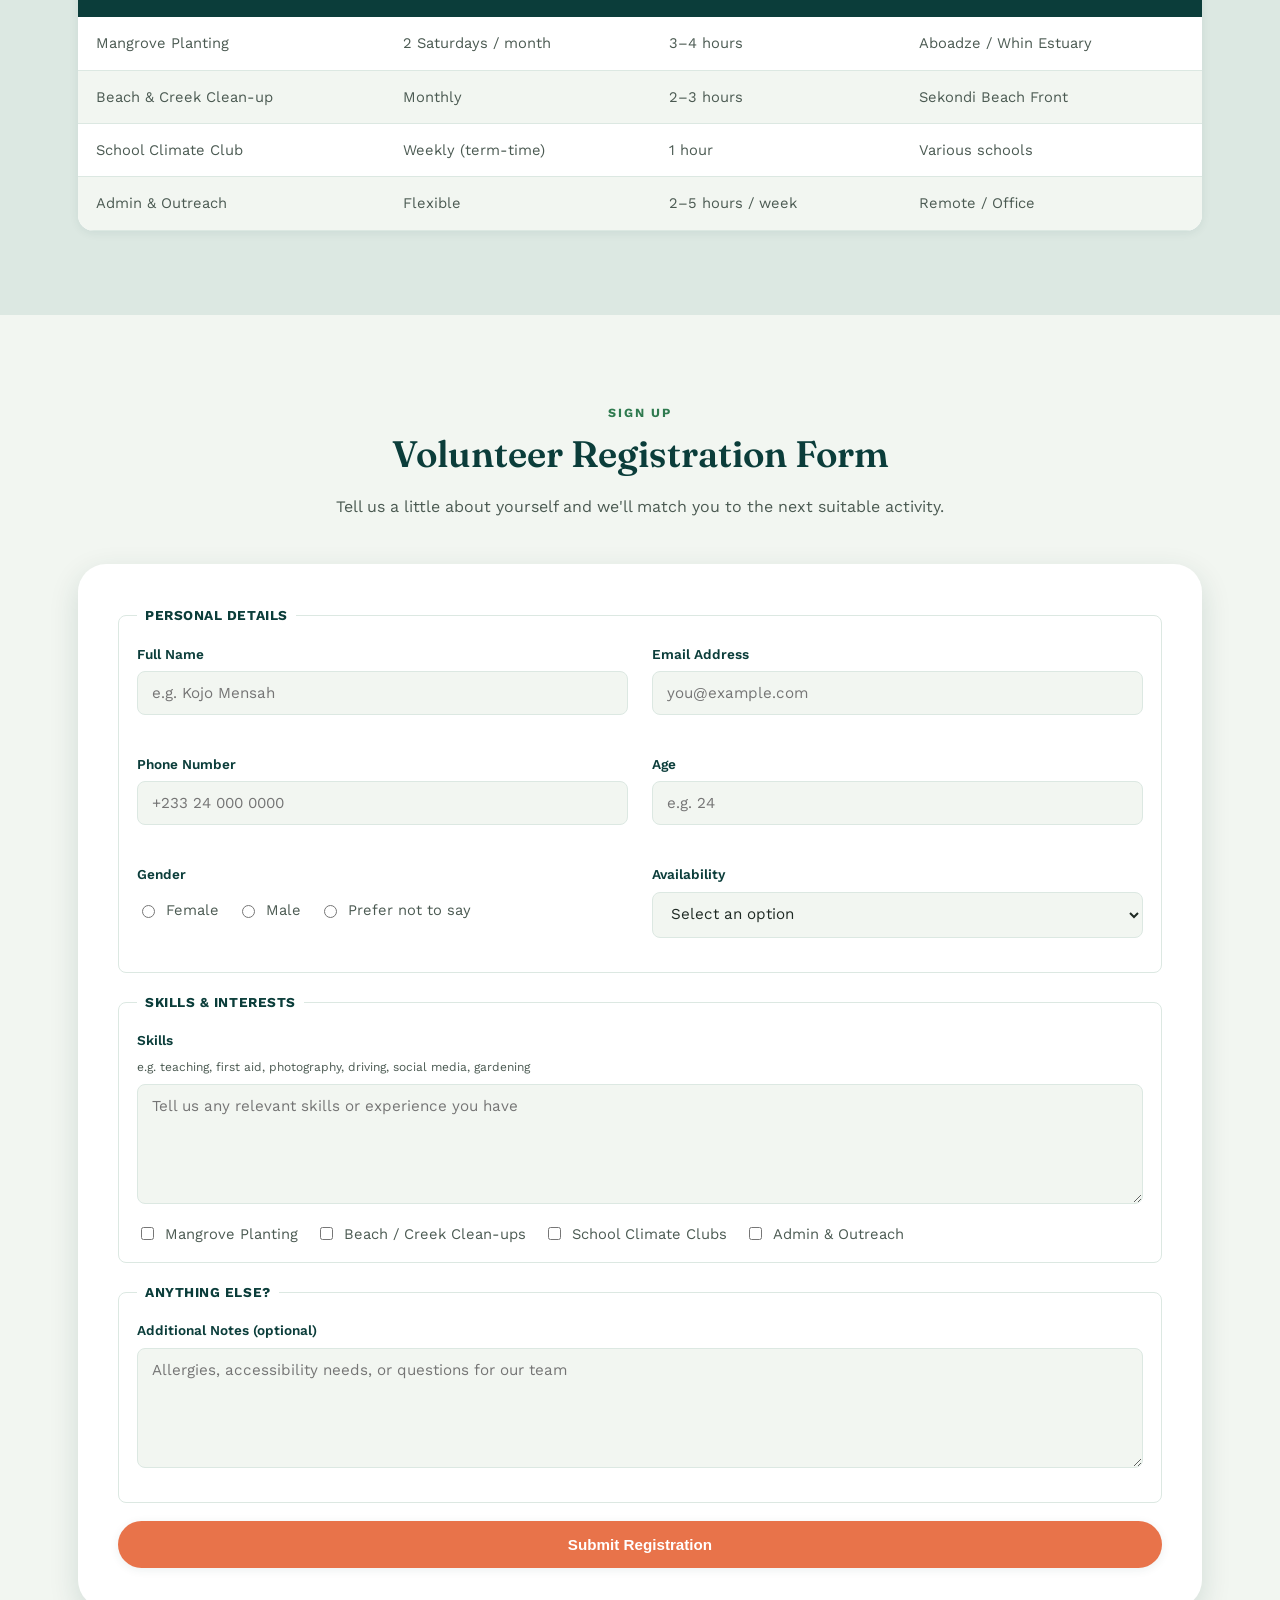
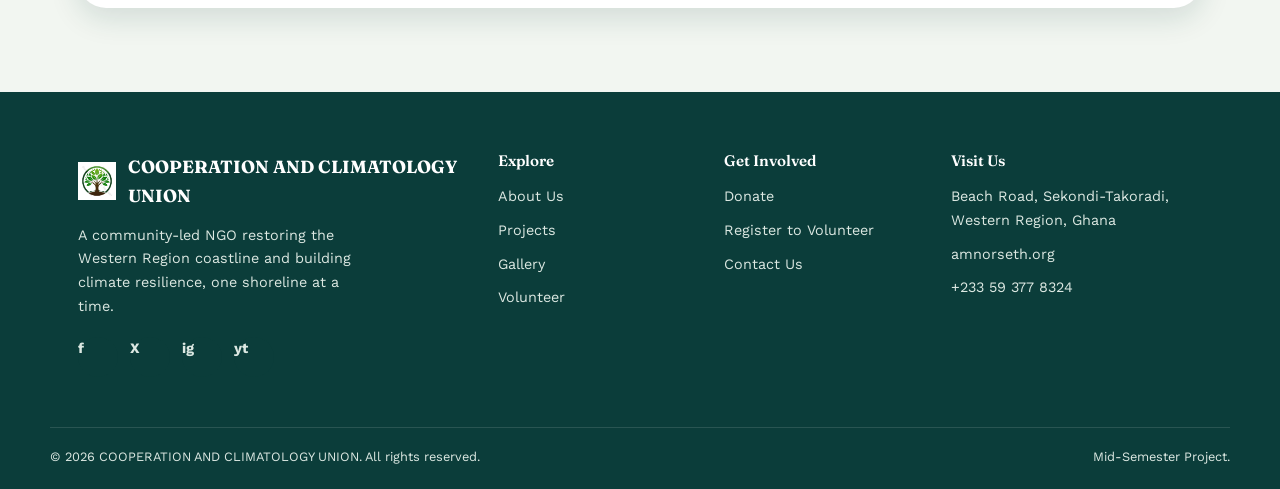
<file: volunteer.html>
<!DOCTYPE html>
<html lang="en">
<head>
<meta charset="UTF-8">
<meta name="viewport" content="width=device-width, initial-scale=1.0">
<title>Volunteer | Anidaso Green Initiative</title>
<meta name="description" content="Volunteer opportunities and registration form for Anidaso Green Initiative.">
<link rel="icon" href="images/logo.svg" type="image/svg+xml">
<link rel="stylesheet" href="css/style.css">
</head>
<body>

<div class="utility-bar">
  <div class="container">
    <span>Individual Website Development Project</span>
    <span>Developed by: <strong>AMANOR SETH</strong> &nbsp;|&nbsp; Index No: <strong>[BC/ITS/25/209]</strong></span>
  </div>
</div>

<header class="site-header">
  <div class="container">
    <a class="brand" href="index.html">
      <img src="tree.jpg" alt="Anidaso Green Initiative logo" width="44" height="44">
      <span class="brand-text">
        <span class="brand-name">COOPERATION AND CLIMATOLOGY UNION</span>
        <span class="brand-tag">TOGETHER WE CAN </span>
      </span>
    </a>
    <input type="checkbox" id="nav-toggle">
    <label for="nav-toggle" class="nav-toggle-label" aria-label="Toggle navigation menu">&#9776;</label>
    <nav class="main-nav" aria-label="Primary">
      <ul>
        <li><a href="index.html">Home</a></li>
        <li><a href="about.html">About Us</a></li>
        <li><a href="projects.html">Projects</a></li>
        <li><a href="gallery.html">Gallery</a></li>
        <li><a href="volunteer.html" aria-current="page">Volunteer</a></li>
        <li><a href="donate.html">Donate</a></li>
        <li><a href="contact.html">Contact</a></li>
      </ul>
    </nav>
  </div>
</header>

<main>

  <section class="hero hero-page">
    <div class="hero-media"><img src="cost.jpg" alt="Volunteers working along the coastline"></div>
    <div class="container hero-inner">
      <p class="breadcrumb"><a href="index.html">Home</a> / Volunteer</p>
      <span class="eyebrow">Get Involved</span>
      <h1>Give a Saturday. Change a shoreline.</h1>
      <p class="lede">No experience required &mdash; just a willingness to get your hands a little sandy and muddy for a good cause.</p>
    </div>
    <div class="wave-divider"><svg viewBox="0 0 1200 70" preserveAspectRatio="none"><path d="M0,40 C200,80 400,0 600,30 C800,60 1000,10 1200,40 L1200,70 L0,70 Z" fill="#F2F6F1"/></svg></div>
  </section>

  <!-- OPPORTUNITIES -->
  <section>
    <div class="container">
      <div class="section-head center">
        <span class="kicker">Opportunities</span>
        <h2>Ways you can help</h2>
      </div>
      <div class="grid grid-4">
        <div class="value-card">
          <div class="value-icon">1</div>
          <h3>Mangrove Planting</h3>
          <p>Half-day plantings on Saturdays at Aboadze and Whin Estuary. Boots provided.</p>
        </div>
        <div class="value-card">
          <div class="value-icon">2</div>
          <h3>Beach &amp; Creek Clean-ups</h3>
          <p>Monthly clean-ups along Sekondi beach front, gloves and bags supplied.</p>
        </div>
        <div class="value-card">
          <div class="value-icon">3</div>
          <h3>School Climate Clubs</h3>
          <p>Assist facilitators running after-school climate sessions in local schools.</p>
        </div>
        <div class="value-card">
          <div class="value-icon">4</div>
          <h3>Admin &amp; Outreach</h3>
          <p>Help with record-keeping, social media or community mobilisation from home.</p>
        </div>
      </div>
    </div>
  </section>

  <!-- COMMITMENT TABLE -->
  <section class="section-alt">
    <div class="container">
      <div class="table-wrap">
        <table>
          <caption>Typical time commitment by role</caption>
          <thead>
            <tr><th>Role</th><th>Frequency</th><th>Typical Duration</th><th>Location</th></tr>
          </thead>
          <tbody>
            <tr><td>Mangrove Planting</td><td>2 Saturdays / month</td><td>3&ndash;4 hours</td><td>Aboadze / Whin Estuary</td></tr>
            <tr><td>Beach &amp; Creek Clean-up</td><td>Monthly</td><td>2&ndash;3 hours</td><td>Sekondi Beach Front</td></tr>
            <tr><td>School Climate Club</td><td>Weekly (term-time)</td><td>1 hour</td><td>Various schools</td></tr>
            <tr><td>Admin &amp; Outreach</td><td>Flexible</td><td>2&ndash;5 hours / week</td><td>Remote / Office</td></tr>
          </tbody>
        </table>
      </div>
    </div>
  </section>

  <!-- REGISTRATION FORM -->
  <section>
    <div class="container">
      <div class="section-head center">
        <span class="kicker">Sign Up</span>
        <h2>Volunteer Registration Form</h2>
        <p>Tell us a little about yourself and we'll match you to the next suitable activity.</p>
      </div>

      <form class="form-panel" action="#" method="post">
        <fieldset>
          <legend>Personal Details</legend>
          <div class="form-grid">
            <div class="field">
              <label for="fullname">Full Name</label>
              <input type="text" id="fullname" name="fullname" placeholder="e.g. Kojo Mensah" required>
            </div>
            <div class="field">
              <label for="email">Email Address</label>
              <input type="email" id="email" name="email" placeholder="you@example.com" required>
            </div>
            <div class="field">
              <label for="phone">Phone Number</label>
              <input type="tel" id="phone" name="phone" placeholder="+233 24 000 0000" required>
            </div>
            <div class="field">
              <label for="age">Age</label>
              <input type="number" id="age" name="age" min="15" max="100" placeholder="e.g. 24" required>
            </div>
            <div class="field">
              <label>Gender</label>
              <div class="radio-row" style="margin-top:6px;">
                <label><input type="radio" name="gender" value="female" required> Female</label>
                <label><input type="radio" name="gender" value="male"> Male</label>
                <label><input type="radio" name="gender" value="prefer-not">Prefer not to say</label>
              </div>
            </div>
            <div class="field">
              <label for="availability">Availability</label>
              <select id="availability" name="availability" required>
                <option value="">Select an option</option>
                <option value="weekday-mornings">Weekday mornings</option>
                <option value="weekday-evenings">Weekday evenings</option>
                <option value="weekends">Weekends</option>
                <option value="flexible">Flexible / Anytime</option>
              </select>
            </div>
          </div>
        </fieldset>

        <fieldset>
          <legend>Skills &amp; Interests</legend>
          <div class="field full">
            <label for="skills">Skills</label>
            <span class="hint">e.g. teaching, first aid, photography, driving, social media, gardening</span>
            <textarea id="skills" name="skills" placeholder="Tell us any relevant skills or experience you have"></textarea>
          </div>
          <div class="checkbox-row">
            <label><input type="checkbox" name="interest" value="planting"> Mangrove Planting</label>
            <label><input type="checkbox" name="interest" value="cleanup"> Beach / Creek Clean-ups</label>
            <label><input type="checkbox" name="interest" value="education"> School Climate Clubs</label>
            <label><input type="checkbox" name="interest" value="admin"> Admin &amp; Outreach</label>
          </div>
        </fieldset>

        <fieldset>
          <legend>Anything else?</legend>
          <div class="field full">
            <label for="notes">Additional Notes (optional)</label>
            <textarea id="notes" name="notes" placeholder="Allergies, accessibility needs, or questions for our team"></textarea>
          </div>
        </fieldset>

        <button type="submit" class="btn btn-primary btn-block">Submit Registration</button>
      </form>
    </div>
  </section>

</main>

<footer class="site-footer">
  <div class="container footer-grid">
    <div>
      <div class="footer-brand">
        <img src="tree.jpg" alt="COOPERATION AND CLIMATOLOGY UNION logo" width="38" height="38">
        <span class="brand-name">COOPERATION AND CLIMATOLOGY UNION</span>
      </div>
      <p style="color:var(--mist); font-size:.9rem; max-width:32ch;">A community-led NGO restoring the Western Region coastline and building climate resilience, one shoreline at a time.</p>
      <div class="social-links">
        <a href="#" aria-label="Facebook">f</a>
        <a href="#" aria-label="Twitter / X">X</a>
        <a href="#" aria-label="Instagram">ig</a>
        <a href="#" aria-label="YouTube">yt</a>
      </div>
    </div>
    <div>
      <h4>Explore</h4>
      <a href="about.html">About Us</a>
      <a href="projects.html">Projects</a>
      <a href="gallery.html">Gallery</a>
      <a href="volunteer.html">Volunteer</a>
    </div>
    <div>
      <h4>Get Involved</h4>
      <a href="donate.html">Donate</a>
      <a href="volunteer.html">Register to Volunteer</a>
      <a href="contact.html">Contact Us</a>
    </div>
    <div>
      <h4>Visit Us</h4>
      <a href="contact.html">Beach Road, Sekondi-Takoradi, Western Region, Ghana</a>
      <a href="amnorseth.org">amnorseth.org</a>
      <a href="tel:+233593778324">+233 59 377 8324</a>
    </div>
  </div>
  <div class="container footer-bottom">
    <span>&copy; 2026 COOPERATION AND CLIMATOLOGY UNION. All rights reserved.</span>
    <span> Mid-Semester Project.</span>
  </div>
</footer>

</body>
</html>
</file>
<file: css/style.css>
@import url('https://fonts.googleapis.com/css2?family=Fraunces:ital,opsz,wght@0,9..144,400;0,9..144,500;0,9..144,600;0,9..144,700;0,9..144,800;1,9..144,500&family=Work+Sans:wght@300;400;500;600;700&display=swap');

/* ---------- Design tokens ---------- */
:root{
  --deep:      #0B3D3A;   /* deep lagoon teal   */
  --teal2:     #12564F;   /* mid teal            */
  --mangrove:  #2F7A4F;   /* mangrove green      */
  --leaf:      #4E9A63;   /* light leaf green    */
  --gold:      #D9A441;   /* sun-bleached gold   */
  --gold-l:    #F0C878;   /* pale gold           */
  --coral:     #E8734A;   /* coral accent        */
  --paper:     #F2F6F1;   /* off-white page bg   */
  --mist:      #DCE8E2;   /* pale mist panel     */
  --ink:       #1F2A24;   /* near-black text     */
  --ink-soft:  #4B5A52;   /* muted body text     */

  --font-display: 'Fraunces', Georgia, serif;
  --font-body: 'Work Sans', -apple-system, Segoe UI, Roboto, sans-serif;

  --radius-sm: 8px;
  --radius-md: 16px;
  --radius-lg: 28px;
  --shadow-sm: 0 2px 10px rgba(11,61,58,0.08);
  --shadow-md: 0 10px 30px rgba(11,61,58,0.14);
  --shadow-lg: 0 20px 50px rgba(11,61,58,0.20);
  --maxw: 1180px;
}

/* ---------- Reset ---------- */
*, *::before, *::after{ box-sizing: border-box; }
html{ scroll-behavior: smooth; }
body{
  margin:0;
  font-family: var(--font-body);
  color: var(--ink);
  background: var(--paper);
  line-height: 1.65;
  -webkit-font-smoothing: antialiased;
}
img{ max-width:100%; display:block; }
a{ color: inherit; text-decoration:none; }
ul{ margin:0; padding:0; list-style:none; }
h1,h2,h3,h4{
  font-family: var(--font-display);
  color: var(--deep);
  line-height: 1.15;
  margin: 0 0 .5em;
  font-weight: 600;
}
p{ margin: 0 0 1em; color: var(--ink-soft); }
.container{ max-width: var(--maxw); margin: 0 auto; padding: 0 28px; }

:focus-visible{
  outline: 3px solid var(--coral);
  outline-offset: 3px;
}
 @media (prefers-reduced-motion: reduce){
  *{ animation-duration: 0.001ms !important; transition-duration: 0.001ms !important; }
  html{ scroll-behavior: auto; }
}

/* ---------- Utility bar (name / index number per submission rules) ---------- */
.utility-bar{
  background: var(--deep);
  color: var(--mist);
  font-size: 0.78rem;
  letter-spacing: .03em;
}
.utility-bar .container{
  display:flex; justify-content:space-between; align-items:center;
  padding-top:8px; padding-bottom:8px; flex-wrap:wrap; gap:6px;
}
.utility-bar strong{ color: var(--gold-l); font-weight:600; }

/* ---------- Site header / nav ---------- */
.site-header{
  background: var(--paper);
  position: sticky; top:0; z-index: 50;
  box-shadow: var(--shadow-sm);
}
.site-header .container{
  display:flex; align-items:center; justify-content:space-between;
  padding-top:14px; padding-bottom:14px;
}
.brand{ display:flex; align-items:center; gap:12px; }
.brand img{ width:44px; height:44px; }
.brand .brand-text{ display:flex; flex-direction:column; line-height:1.1; }
.brand-text .brand-name{ font-family: var(--font-display); font-weight:700; font-size:1.15rem; color: var(--deep); }
.brand-text .brand-tag{ font-size:.7rem; letter-spacing:.08em; text-transform:uppercase; color: var(--mangrove); }

nav.main-nav ul{ display:flex; gap: 4px; flex-wrap:wrap; }
nav.main-nav a{
  display:inline-block; padding:10px 16px; border-radius: 999px;
  font-weight:500; font-size:.95rem; color: var(--ink);
  transition: background .2s ease, color .2s ease;
}
nav.main-nav a:hover{ background: var(--mist); color: var(--deep); }
nav.main-nav a[aria-current="page"]{ background: var(--deep); color: var(--paper); }

/* Mobile nav toggle (checkbox hack — no JS) */
.nav-toggle-label{ display:none; cursor:pointer; }
#nav-toggle{ display:none; }

/* ---------- Buttons ---------- */
.btn{
  display:inline-flex; align-items:center; gap:8px;
  padding: 13px 26px; border-radius: 999px; font-weight:600; font-size:.95rem;
  border: 2px solid transparent; cursor:pointer;
  transition: transform .18s ease, box-shadow .18s ease, background .18s ease, color .18s ease;
}
nav ul{
gap: 10px;
display: flex;
position: sticky;
list-style: none;
}
.btn-primary{ background: var(--coral); color:#fff; box-shadow: var(--shadow-sm); }
.btn-primary:hover{ transform: translateY(-2px); box-shadow: var(--shadow-md); background:#d9642f; }
.btn-outline{ background: transparent; border-color: var(--paper); color: var(--paper); }
.btn-outline:hover{ background: var(--paper); color: var(--deep); transform: translateY(-2px); }
.btn-ghost{ background: transparent; border-color: var(--deep); color: var(--deep); }
.btn-ghost:hover{ background: var(--deep); color: var(--paper); }
.btn-block{ width:100%; justify-content:center; }

/* ---------- Hero ---------- */
.hero{
  position: relative;
  color: var(--paper);
  overflow:hidden;
}
.hero-media{ position:absolute; inset:0; z-index:0; }
.hero-media img{ width:100%; height:100%; object-fit:cover; }
.hero-media::after{
  content:""; position:absolute; inset:0;
  background: linear-gradient(180deg, rgba(11,61,58,.55) 0%, rgba(11,61,58,.82) 100%);
}
.hero-inner{
  position:relative; z-index:1;
  padding: 110px 0 130px;
  max-width: 720px;
}
.eyebrow{
  display:inline-block; font-size:.78rem; letter-spacing:.14em; text-transform:uppercase;
  color: var(--gold-l); font-weight:600; margin-bottom:16px;
}
.hero h1{ color:#fff; font-size: clamp(2.1rem, 5vw, 3.4rem); margin-bottom:.4em; }
.hero .lede{ color: var(--mist); font-size:1.15rem; max-width: 56ch; }
.hero-ctas{ display:flex; gap:14px; margin-top:28px; flex-wrap:wrap; }
.hero-page{ padding: 90px 0 60px; }
.hero-page h1{ color:#fff; }

/* Wave divider — signature motif representing the tideline */
.wave-divider{ display:block; width:100%; line-height:0; margin-top:-4px; }
.wave-divider svg{ width:100%; height:70px; display:block; }

/* ---------- Sections ---------- */
section{ padding: 84px 0; }
.section-tight{ padding: 56px 0; }
.section-alt{ background: var(--mist); }
.section-deep{ background: var(--deep); color: var(--mist); }
.section-deep h2, .section-deep h3{ color:#fff; }
.section-deep p{ color: var(--mist); }
.section-head{ max-width: 680px; margin: 0 0 44px; }
.section-head.center{ margin-left:auto; margin-right:auto; text-align:center; }
.kicker{
  display:inline-block; font-size:.78rem; letter-spacing:.14em; text-transform:uppercase;
  color: var(--mangrove); font-weight:700; margin-bottom:10px;
}
.section-deep .kicker{ color: var(--gold-l); }
h2{ font-size: clamp(1.6rem, 3vw, 2.3rem); }

/* ---------- Grid / Flex layout utilities ---------- */
.grid{ display:grid; gap: 28px; }
.grid-2{ grid-template-columns: repeat(2, 1fr); }
.grid-3{ grid-template-columns: repeat(3, 1fr); }
.grid-4{ grid-template-columns: repeat(4, 1fr); }
.flex{ display:flex; gap: 24px; }
.flex-center{ align-items:center; }
.flex-between{ justify-content:space-between; }
.flex-wrap{ flex-wrap:wrap; }

/* ---------- Cards ---------- */
.card{
  background:#fff; border-radius: var(--radius-md); overflow:hidden;
  box-shadow: var(--shadow-sm); transition: transform .2s ease, box-shadow .2s ease;
  display:flex; flex-direction:column;
}
.card:hover{ transform: translateY(-6px); box-shadow: var(--shadow-md); }
.card img{ aspect-ratio: 4/3; object-fit:cover; width:100%; }
.card-body{ padding: 22px 22px 26px; flex:1; display:flex; flex-direction:column; }
.card-body h3{ font-size:1.15rem; margin-bottom:.35em; }
.card-meta{ font-size:.8rem; color: var(--mangrove); font-weight:600; text-transform:uppercase; letter-spacing:.05em; margin-bottom:10px; }
.status-pill{
  display:inline-flex; align-self:flex-start; align-items:center; gap:6px;
  font-size:.72rem; font-weight:700; text-transform:uppercase; letter-spacing:.04em;
  padding:5px 12px; border-radius:999px; margin-top:auto;
}
.status-ongoing{ background:#e7f3ea; color: var(--mangrove); }
.status-completed{ background: var(--mist); color: var(--deep); }
.status-planned{ background:#fbe9dd; color: var(--coral); }

/* ---------- Stats ---------- */
.stats-bar{
  display:grid; grid-template-columns: repeat(4,1fr); gap: 20px;
  text-align:center;
}
.stat h3{ font-size: clamp(1.8rem,4vw,2.6rem); color: var(--gold-l); margin-bottom:.1em; }
.stat span{ font-size:.85rem; color: var(--mist); letter-spacing:.02em; }

/* ---------- Testimonials ---------- */
.testimonial{
  background:#fff; border-radius: var(--radius-md); padding: 30px; box-shadow: var(--shadow-sm);
  border-left: 4px solid var(--gold);
}
.testimonial p{ font-style: italic; color: var(--ink); }
.testimonial-author{ display:flex; align-items:center; gap:12px; margin-top:16px; }
.testimonial-author img{ width:46px; height:46px; border-radius:50%; object-fit:cover; }
.testimonial-author strong{ display:block; font-size:.92rem; }
.testimonial-author span{ font-size:.78rem; color: var(--ink-soft); }

/* ---------- Partners ---------- */
.partners-row{ display:flex; flex-wrap:wrap; gap: 36px; align-items:center; justify-content:center; }
.partner-chip{
  padding: 14px 26px; border-radius: var(--radius-sm); background:#fff;
  box-shadow: var(--shadow-sm); font-family: var(--font-display); font-weight:600; color: var(--teal2);
  border: 1px solid var(--mist);
}

/* ---------- Timeline (About) ---------- */
.timeline{ border-left: 3px solid var(--mangrove); margin-left: 8px; }
.timeline li{ position:relative; padding: 4px 0 28px 30px; }
.timeline li::before{
  content:""; position:absolute; left:-9px; top:8px; width:15px; height:15px;
  border-radius:50%; background: var(--gold); border:3px solid var(--paper); box-shadow:0 0 0 2px var(--mangrove);
}
.timeline h4{ margin-bottom:.2em; }
.timeline .year{ font-weight:700; color: var(--mangrove); font-size:.85rem; text-transform:uppercase; letter-spacing:.05em; }

/* ---------- Values / icon list ---------- */
.value-card{
  background:#fff; border-radius: var(--radius-md); padding: 26px; box-shadow: var(--shadow-sm);
  text-align:center; transition: transform .2s ease;
}
.value-card:hover{ transform: translateY(-5px); }
.value-icon{
  width:56px; height:56px; border-radius:50%; margin: 0 auto 14px;
  background: linear-gradient(135deg, var(--mangrove), var(--deep));
  display:flex; align-items:center; justify-content:center; color:#fff; font-size:1.4rem; font-family: var(--font-display);
}

/* ---------- Team ---------- */
.team-card{ text-align:center; }
.team-card img{ border-radius:50%; width:140px; height:140px; margin: 0 auto 16px; box-shadow: var(--shadow-sm); object-fit:cover; }
.team-card h3{ margin-bottom:.1em; font-size:1.05rem; }
.team-card .role{ color: var(--mangrove); font-size:.85rem; font-weight:600; text-transform:uppercase; letter-spacing:.04em; margin-bottom:8px; display:block;}

/* ---------- Gallery ---------- */
.gallery-grid{
  display:grid; grid-template-columns: repeat(4, 1fr); grid-auto-rows: 190px; gap: 14px;
}
.gallery-grid figure{ margin:0; position:relative; overflow:hidden; border-radius: var(--radius-sm); }
.gallery-grid img{ width:100%; height:100%; object-fit:cover; transition: transform .4s ease; }
.gallery-grid figure:hover img{ transform: scale(1.08); }
.gallery-grid figcaption{
  position:absolute; inset:auto 0 0 0; padding: 10px 12px;
  background: linear-gradient(180deg, transparent, rgba(11,61,58,.88));
  color:#fff; font-size:.78rem; font-weight:600;
  opacity:0; transform: translateY(6px); transition: opacity .25s ease, transform .25s ease;
}
.gallery-grid figure:hover figcaption{ opacity:1; transform: translateY(0); }
.span-2{ grid-column: span 2; }
.span-row-2{ grid-row: span 2; }

/* ---------- Forms ---------- */
.form-panel{
  background:#fff; border-radius: var(--radius-lg); padding: 40px; box-shadow: var(--shadow-md);
}
.form-grid{ display:grid; grid-template-columns: 1fr 1fr; gap: 20px 24px; }
.field{ display:flex; flex-direction:column; gap:6px; margin-bottom: 18px; }
.field.full{ grid-column: 1 / -1; }
.field label{ font-size:.85rem; font-weight:600; color: var(--deep); }
.field .hint{ font-size:.75rem; color: var(--ink-soft); font-weight:400; }
input, select, textarea{
  font-family: var(--font-body); font-size:.95rem; color: var(--ink);
  padding: 12px 14px; border: 1.5px solid var(--mist); border-radius: var(--radius-sm);
  background: var(--paper); transition: border-color .18s ease, box-shadow .18s ease;
}
input:focus, select:focus, textarea:focus{
  outline:none; border-color: var(--mangrove); box-shadow: 0 0 0 4px rgba(47,122,79,.15);
}
textarea{ resize: vertical; min-height: 120px; }
fieldset{ border: 1.5px solid var(--mist); border-radius: var(--radius-sm); padding: 16px 18px; margin: 0 0 18px; }
legend{ font-weight:700; color: var(--deep); padding:0 8px; font-size:.85rem; text-transform:uppercase; letter-spacing:.04em; }
.radio-row, .checkbox-row{ display:flex; flex-wrap:wrap; gap: 18px; }
.radio-row label, .checkbox-row label{ display:flex; align-items:center; gap:8px; font-weight:400; font-size:.92rem; color: var(--ink-soft); }
input[type="radio"], input[type="checkbox"]{ width:auto; padding:0; accent-color: var(--mangrove); }

/* ---------- Tables ---------- */
.table-wrap{ overflow-x:auto; border-radius: var(--radius-md); box-shadow: var(--shadow-sm); }
table{ width:100%; border-collapse: collapse; background:#fff; min-width: 560px; }
caption{ text-align:left; font-weight:700; color: var(--deep); padding: 14px 18px; font-family: var(--font-display); font-size:1.05rem; }
thead th{ background: var(--deep); color:#fff; text-align:left; padding: 14px 18px; font-size:.82rem; text-transform:uppercase; letter-spacing:.04em; }
tbody td{ padding: 14px 18px; border-bottom: 1px solid var(--mist); font-size:.92rem; color: var(--ink-soft); }
tbody tr:nth-child(even){ background: var(--paper); }
tbody tr:hover{ background: #eaf3ec; }
tfoot td{ padding: 14px 18px; font-weight:700; color: var(--deep); }

/* ---------- Donation tiers ---------- */
.donate-tiers{ display:grid; grid-template-columns: repeat(4,1fr); gap: 18px; }
.tier{
  background:#fff; border-radius: var(--radius-md); padding: 24px; text-align:center;
  border: 2px solid var(--mist); cursor:pointer; transition: border-color .2s ease, transform .2s ease;
}
.tier:hover{ border-color: var(--gold); transform: translateY(-4px); }
.tier .amount{ font-family: var(--font-display); font-size:1.6rem; color: var(--deep); font-weight:700; }
.tier .impact{ font-size:.85rem; color: var(--ink-soft); margin-top:6px; }

/* ---------- Contact ---------- */
.contact-grid{ display:grid; grid-template-columns: 1fr 1fr; gap: 40px; }
.contact-detail{ display:flex; gap:14px; margin-bottom: 22px; align-items:flex-start; }
.contact-detail .icon{
  width:42px; height:42px; border-radius:50%; background: var(--mist); color: var(--deep);
  display:flex; align-items:center; justify-content:center; flex-shrink:0; font-weight:700; font-family: var(--font-display);
}
.map-placeholder{
  border-radius: var(--radius-md); overflow:hidden; box-shadow: var(--shadow-sm);
  min-height: 260px; background: repeating-linear-gradient(135deg, var(--mist), var(--mist) 10px, #e4ede8 10px, #e4ede8 20px);
  display:flex; align-items:center; justify-content:center; color: var(--deep); font-weight:600; text-align:center; padding:20px;
}
.social-links{ display:flex; gap:12px; margin-top: 18px; }
.social-links a{
  width:40px; height:40px; border-radius:50%; background: var(--deep); color:#fff;
  display:flex; align-items:center; justify-content:center; font-size:.85rem; font-weight:700;
  transition: background .2s ease, transform .2s ease;
}
.social-links a:hover{ background: var(--coral); transform: translateY(-3px); }

/* ---------- Footer ---------- */
footer.site-footer{ background: var(--deep); color: var(--mist); padding: 60px 0 0; }
.footer-grid{ display:grid; grid-template-columns: 2fr 1fr 1fr 1.3fr; gap: 34px; padding-bottom: 40px; }
.footer-grid h4{ color:#fff; font-size:.95rem; margin-bottom:16px; }
.footer-grid a{ color: var(--mist); font-size:.9rem; display:block; margin-bottom:10px; transition: color .2s ease; }
.footer-grid a:hover{ color: var(--gold-l); }
.footer-brand{ display:flex; gap:12px; align-items:center; margin-bottom:14px; }
.footer-brand .brand-name{ color:#fff; font-family: var(--font-display); font-weight:700; font-size:1.1rem; }
.footer-bottom{
  border-top: 1px solid rgba(255,255,255,.12); padding: 18px 0 22px;
  display:flex; justify-content:space-between; flex-wrap:wrap; gap:8px; font-size:.8rem; color: var(--mist);
}

/* ---------- Misc ---------- */
.aside-box{
  background: var(--mist); border-radius: var(--radius-md); padding: 26px; border-left: 4px solid var(--mangrove);
}
.aside-box h3{ font-size:1.05rem; }
.pill-list li{
  display:inline-block; background:#fff; border:1px solid var(--mist); border-radius:999px;
  padding: 7px 16px; font-size:.85rem; margin: 0 8px 8px 0; color: var(--teal2); font-weight:500;
}
.two-col{ display:grid; grid-template-columns: 1.1fr 1fr; gap: 50px; align-items:center; }
.img-frame{ border-radius: var(--radius-lg); overflow:hidden; box-shadow: var(--shadow-md); }
.breadcrumb{ font-size:.85rem; color: var(--mist); margin-bottom:10px; }
.breadcrumb a{ color: var(--gold-l); }

/* ---------- Responsive ---------- */
@media (max-width: 1000px){
  .grid-4{ grid-template-columns: repeat(2,1fr); }
  .grid-3{ grid-template-columns: repeat(2,1fr); }
  .stats-bar{ grid-template-columns: repeat(2,1fr); gap: 30px 20px; }
  .footer-grid{ grid-template-columns: 1fr 1fr; }
  .gallery-grid{ grid-template-columns: repeat(3,1fr); }
  .donate-tiers{ grid-template-columns: repeat(2,1fr); }
  .two-col{ grid-template-columns: 1fr; }
  .contact-grid{ grid-template-columns: 1fr; }
}

@media (max-width: 760px){
  nav.main-nav{
    position:absolute; top: 100%; left:0; right:0;
    background: var(--paper); box-shadow: var(--shadow-md);
    max-height:0; overflow:hidden; transition: max-height .3s ease;
  }
  nav.main-nav ul{ flex-direction:column; padding: 10px 28px 20px; gap:2px; }
  nav.main-nav a{ display:block; border-radius: var(--radius-sm); }
  #nav-toggle:checked ~ nav.main-nav{ max-height: 420px; }
  .nav-toggle-label{
    display:flex; align-items:center; justify-content:center;
    width:44px; height:44px; border-radius:50%; background: var(--mist);
    font-size:1.3rem; color: var(--deep);
  }
  .site-header{ position: relative; }
  .site-header .container{ position:relative; }

  .grid-2, .grid-3, .grid-4{ grid-template-columns: 1fr; }
  .stats-bar{ grid-template-columns: repeat(2,1fr); }
  .form-grid{ grid-template-columns: 1fr; }
  .footer-grid{ grid-template-columns: 1fr; }
  .gallery-grid{ grid-template-columns: repeat(2,1fr); grid-auto-rows: 150px; }
  .span-2{ grid-column: span 1; }
  .donate-tiers{ grid-template-columns: 1fr; }
  .hero-inner{ padding: 80px 0 90px; }
  .partners-row{ gap: 18px; }
}

@media (max-width: 480px){
  .gallery-grid{ grid-template-columns: 1fr; }
  .stats-bar{ grid-template-columns: 1fr 1fr; }
}
</file>
